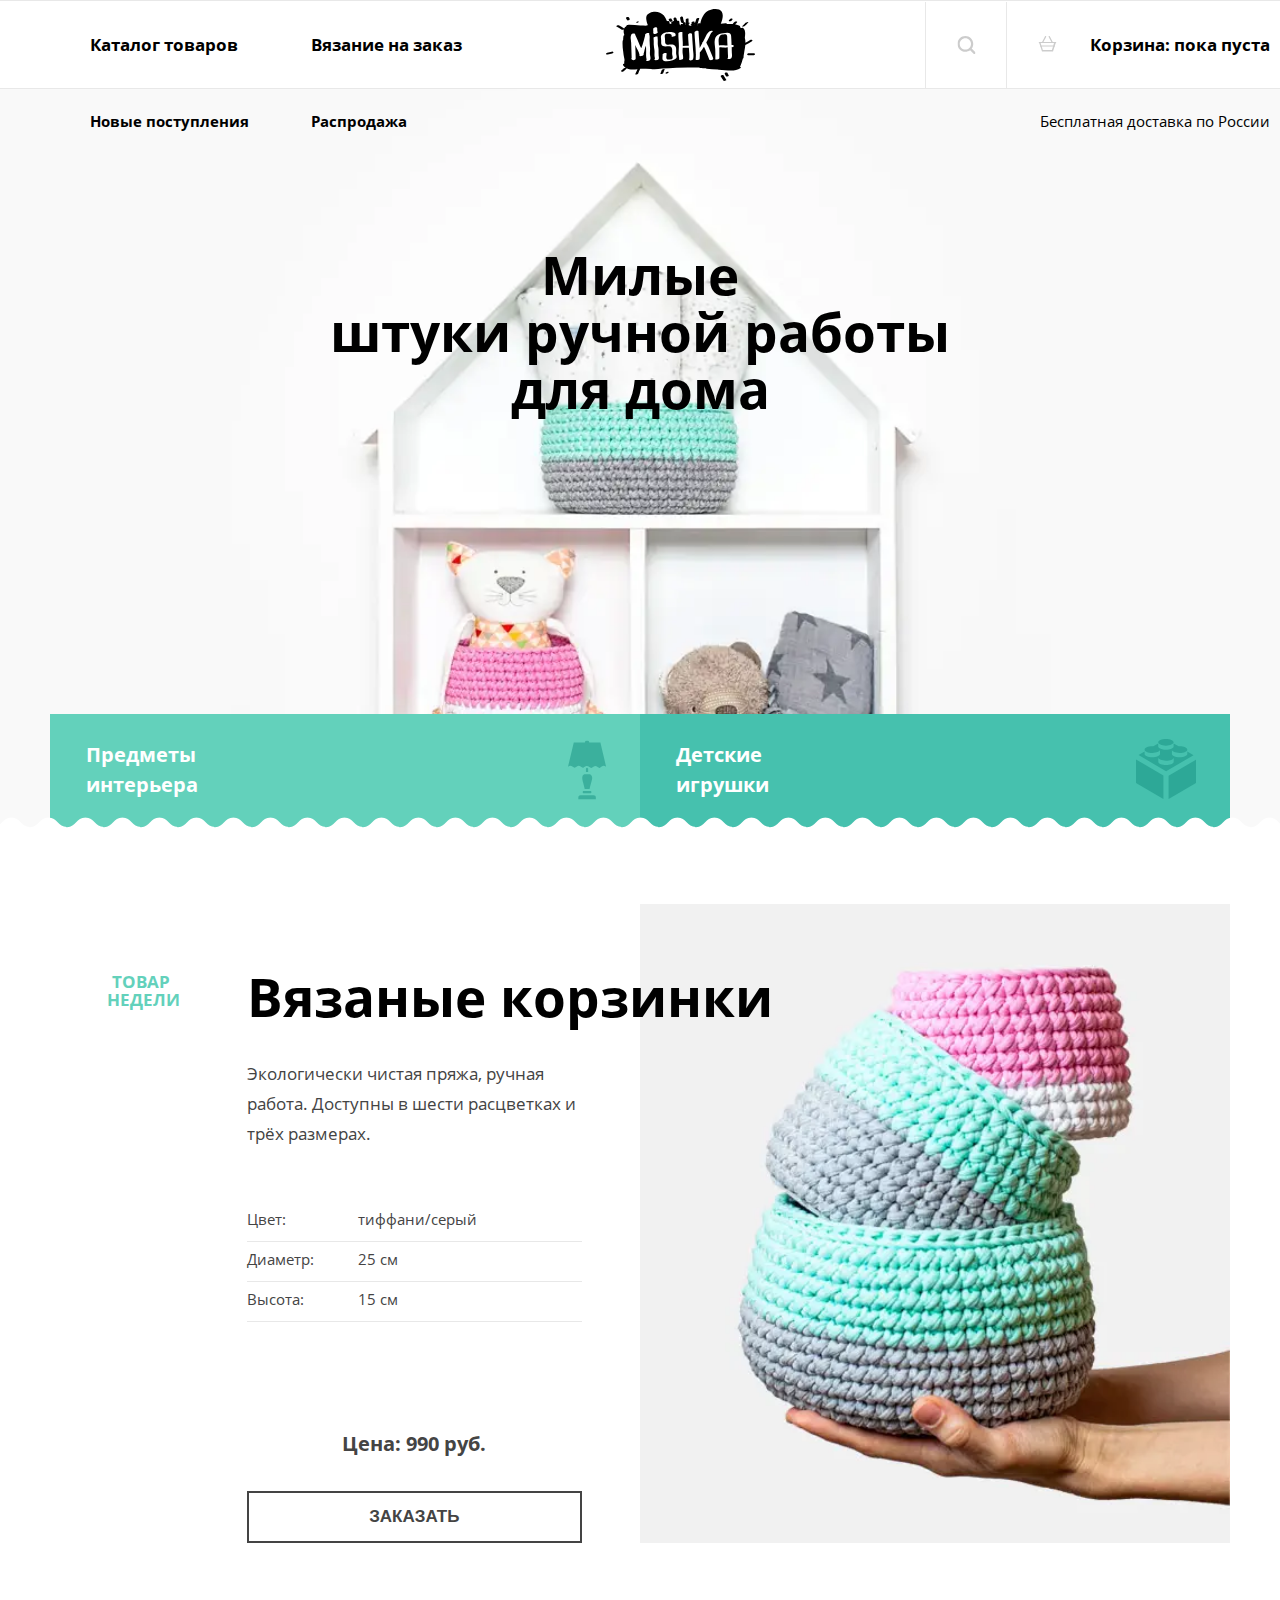
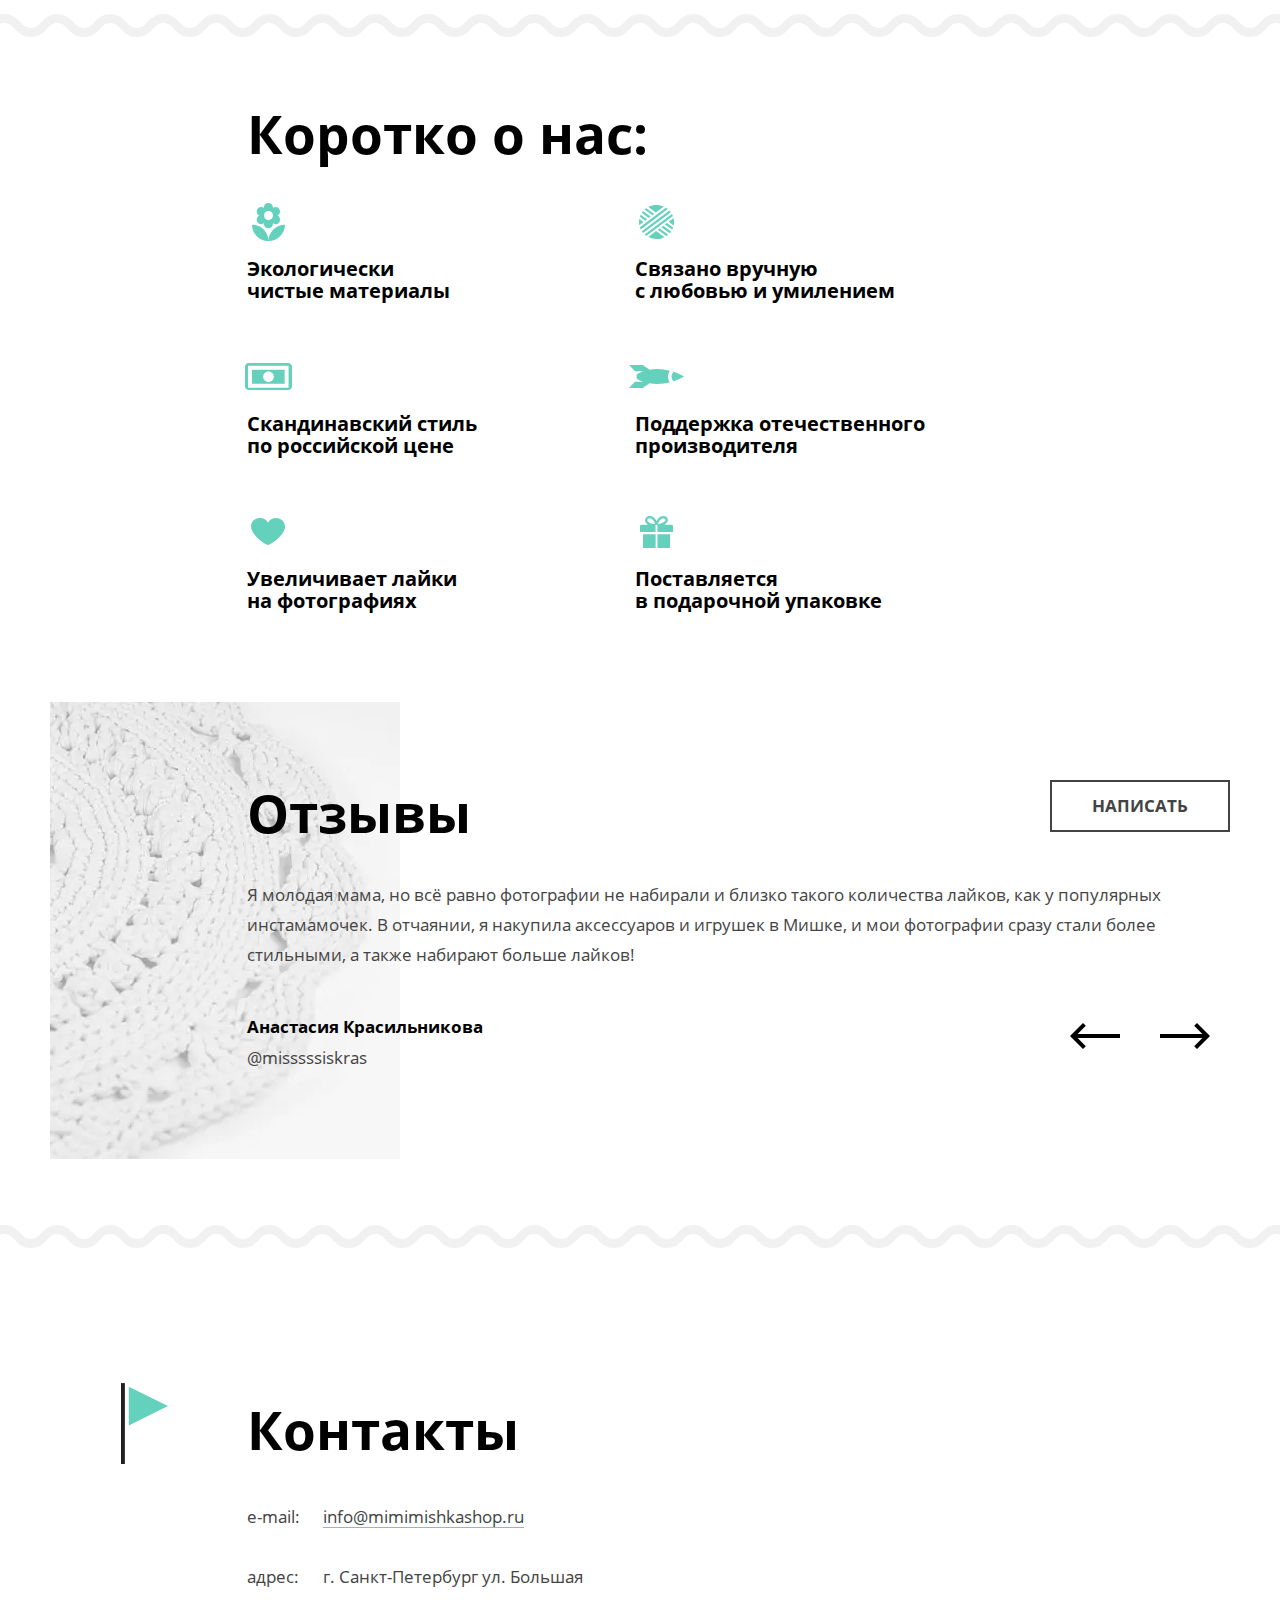
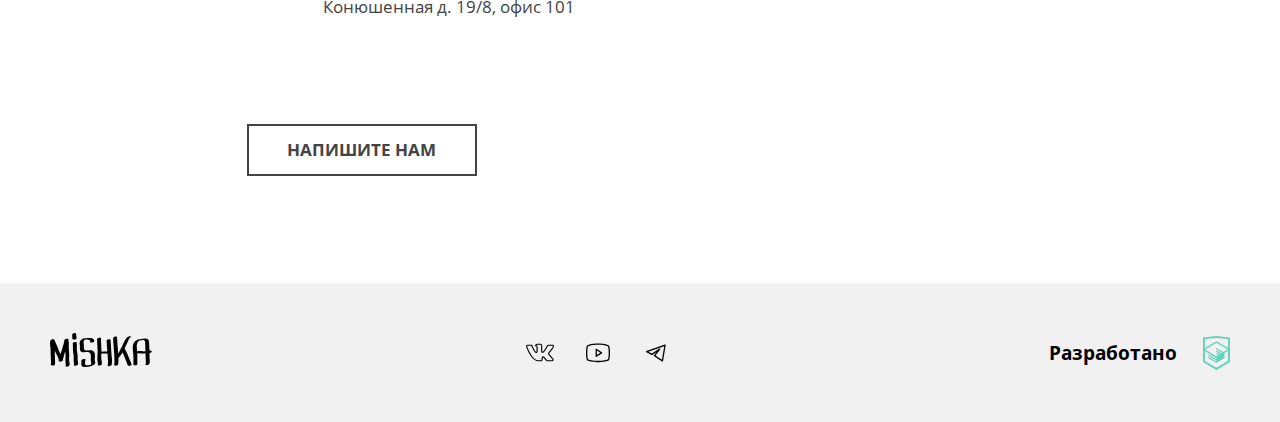
<file: index.html>
<!DOCTYPE html><html class="page" lang="ru"><head><meta charset="utf-8"><title>Mishka - интернет-магазин подарков ручной работы</title><meta name="description" content="Милые игрушки и украшения ручной работы для дома"><meta name="keywords" content="вязанные аксессуары, милые подарки, укращения ручной работы, эксклюзивные игрушки заказать с доставкой онлайн, подарки по индивидуальному заказу с доставкой"><meta name="viewport" content="width=device-width,initial-scale=1"><link rel="preload" href="css/style.min.css" as="style"><link rel="preload" href="fonts/opensans.woff2" as="font"><link rel="preload" href="fonts/opensansbold.woff2" as="font"><link rel="stylesheet" href="css/style.min.css"><link rel="icon" href="favicon.ico"><!-- 32×32 --><link rel="icon" href="img/favicons/icon.svg" type="image/svg+xml"><link rel="apple-touch-icon" href="img/favicons/apple-touch-icon.png"><!-- 180×180 --><link rel="manifest" href="manifest.webmanifest"><script>// Picture element HTML5 shiv
      document.createElement( "picture" );</script><script src="js/picturefill.min.js" async></script></head><body class="page__body"><header class="header"><nav class="navigation navigation--closed navigation--nojs"><ul class="navigation-list navigation-list--site-list"><li class="navigation-list__item navigation-list__item--big"><a class="navigation-list__link" href="catalog.html">Каталог товаров</a></li><li class="navigation-list__item navigation-list__item--big"><a class="navigation-list__link" href="form.html">Вязание на заказ</a></li><li class="navigation-list__item navigation-list__item--small navigation-list__item--unlisted-tablet"><a class="navigation-list__link" href="catalog.html">Новые поступления</a></li><li class="navigation-list__item navigation-list__item--small navigation-list__item--unlisted-tablet"><a class="navigation-list__link" href="catalog.html">Распродажа</a></li></ul><a class="navigation__logo" href="index.html"><svg class="navigation__logo-icon navigation__logo-icon--mobile" width="86" height="35" aria-label="Mishka - перейти на главную"><use xlink:href="img/sprite.svg#mishka-logo-mobile"></use></svg> <svg class="navigation__logo-icon navigation__logo-icon--tablet" width="114" height="46" aria-label="Mishka - перейти на главную"><use xlink:href="img/sprite.svg#mishka-logo-tablet"></use></svg> <svg class="navigation__logo-icon navigation__logo-icon--desktop" width="149" height="72" aria-label="Mishka - перейти на главную"><use xlink:href="img/sprite.svg#mishka-logo-desktop"></use></svg> </a><button class="navigation__toggle" type="button" aria-label="Меню"></button><ul class="navigation-list navigation-list--user-list"><li class="navigation-list__item navigation-list__item--search"><a class="navigation-list__link" href="#" aria-label="Поиск по сайту"><svg class="navigation-list__icon navigation-list__icon--search" width="21" height="18" viewBox="0 0 18 18" aria-hidden="true" focusable="false"><use xlink:href="img/sprite.svg#search"></use></svg> <span>Поиск по сайту</span></a></li><li class="navigation-list__item navigation-list__item--cart navigation-list__item--big"><a class="navigation-list__link" href="#"><svg class="navigation-list__icon navigation-list__icon--cart" width="21" height="18" viewBox="0 0 21 21" aria-hidden="true" focusable="false"><use xlink:href="img/sprite.svg#cart"></use></svg> Корзина: пока пуста</a></li></ul><ul class="navigation-list navigation-list--additional"><li class="navigation-list__item navigation-list__item--tiny navigation-list__item--unlisted-mobile"><a class="navigation-list__link" href="#">Бесплатная доставка по России</a></li></ul></nav></header><main class="main-container"><section class="hero hero--index"><div class="hero__hero-wrapper hero__hero-wrapper--index"><h1 class="hero__header hero__header--index">Милые штуки<br>&nbsp;ручной<br>&nbsp;работы для&nbsp;дома</h1></div><hr class="hero__separator"></section><section class="product-groups"><h2 class="visually-hidden">Ассортимент Mishka.</h2><ul class="product-groups__list"><li class="product-groups__list-item"><a class="product-groups__product-link" href="catalog.html" aria-label="Предметы интерьера"><h3 class="product-groups__title">Предметы&nbsp;<br>интерьера</h3><svg class="product-groups__icon" viewbox="0 0 42 62" width="40" height="62" preserveAspectRatio="xMidYMid meet" aria-hidden="true" focusable="false"><use xlink:href="img/sprite.svg#interior"></use></svg></a></li><li class="product-groups__list-item"><a class="product-groups__product-link" href="catalog.html" aria-label="Детские игрушки"><h3 class="product-groups__title">Детские&nbsp;<br>игрушки</h3><svg class="product-groups__icon" viewbox="0 0 62 62" width="62" height="62" preserveAspectRatio="xMidYMid meet" aria-hidden="true" focusable="false"><use xlink:href="img/sprite.svg#toys"></use></svg></a></li></ul></section><section class="highlight"><h2 class="visually-hidden">Специальное предложение от Mishka.</h2><article class="highlight__highlight-wrapper"><div class="highlight-header"><h3 class="highlight-header__title">Вязаные корзинки</h3><b class="highlight-header__marker">Товар&nbsp;<br>недели</b></div><div class="highlight-product-info"><p class="highlight-product-info__intro">Экологически чистая пряжа, ручная работа. Доступны в шести расцветках и трёх размерах.</p><dl class="highlight-product-info__details"><div class="highlight-product-info__details-wrapper"><dt class="highlight-product-info__name">Цвет:</dt><dd class="highlight-product-info__value">тиффани/серый</dd></div><div class="highlight-product-info__details-wrapper"><dt class="highlight-product-info__name">Диаметр:</dt><dd class="highlight-product-info__value">25&nbsp;см</dd></div><div class="highlight-product-info__details-wrapper"><dt class="highlight-product-info__name">Высота:</dt><dd class="highlight-product-info__value">15&nbsp;см</dd></div></dl><picture><source type="image/webp" media="(min-width: 1150px)" srcset="img/product-images/triple-set-desktop.webp, img/product-images/triple-set-desktop@2x.webp 2x"><source type="image/webp" media="(min-width: 768px)" srcset="img/product-images/triple-set-tablet.webp, img/product-images/triple-set-tablet@2x.webp 2x"><source type="image/webp" srcset="img/product-images/triple-set-mobile.webp, img/product-images/triple-set-mobile@2x.webp 2x"><source media="(min-width: 1150px)" srcset="img/product-images/triple-set-desktop.jpg, img/product-images/triple-set-desktop@2x.jpg 2x"><source media="(min-width: 768px)" srcset="img/product-images/triple-set-tablet.jpg, img/product-images/triple-set-tablet@2x.jpg 2x"><img class="highlight-product-info__image" src="img/product-images/triple-set-mobile.jpg" srcset="img/product-images/triple-set-mobile@2x.jpg 2x" width="260" height="315" alt="Вязаные корзинки."></picture><div class="highlight-product-info__price-wrapper"><b class="highlight-product-info__price">Цена: 990&nbsp;руб.</b> <button class="highlight-product-info__button button" type="button">Заказать</button><!--modal start - add 'modal--opened' modifier on click 'highlight-product-info__button' button--><div class="modal"><div class="modal__background"></div><form class="modal-form" action="https://echo.htmlacademy.ru/" method="post"><span class="modal-form__title">Добавить в&nbsp;корзину</span><fieldset class="modal-form__fieldset"><legend class="modal-form__legend">Выберите размер:</legend><div class="sizes"><label class="sizes__size-label"><input class="sizes__size-input visually-hidden sizes__size-input--s" type="radio" name="size" value="s" checked=""> <span class="sizes__button">s</span></label> <label class="sizes__size-label"><input class="sizes__size-input visually-hidden sizes__size-input--m" type="radio" name="size" value="m"> <span class="sizes__button">m</span></label> <label class="sizes__size-label"><input class="sizes__size-input visually-hidden sizes__size-input--l" type="radio" name="size" value="l"> <span class="sizes__button">l</span></label></div></fieldset><button class="modal-form__add-to-cart-button button" type="submit">Добавить</button></form></div><!--modal end--></div></div></article></section><hr class="main-container__separator"><section class="advantages"><div class="advantages__advantages-wrapper"><h2 class="advantages__advantages-header">Коротко о нас:</h2><ul class="advantages-list"><li class="advantages-list__list-item advantages-list__list-item--eco"><h3 class="advantages-list__header">Экологически &nbsp;<br>чистые материалы</h3></li><li class="advantages-list__list-item advantages-list__list-item--price"><h3 class="advantages-list__header">Скандинавский стиль &nbsp;<br>по российской цене</h3></li><li class="advantages-list__list-item advantages-list__list-item--likes"><h3 class="advantages-list__header">Увеличивает лайки &nbsp;<br>на фотографиях</h3></li><li class="advantages-list__list-item advantages-list__list-item--handmade"><h3 class="advantages-list__header">Связано вручную &nbsp;<br>с любовью и умилением</h3></li><li class="advantages-list__list-item advantages-list__list-item--local"><h3 class="advantages-list__header">Поддержка отечественного производителя</h3></li><li class="advantages-list__list-item advantages-list__list-item--gift"><h3 class="advantages-list__header">Поставляется &nbsp;<br>в подарочной упаковке</h3></li></ul></div></section><section class="feedback"><h2 class="feedback__feedback-title">Отзывы</h2><ul class="feedback__feedback-list"><!--add "&--current" to show current slide/review--><li class="feedback__list-item feedback__list-item--current"><blockquote class="review"><p class="review__text">Я&nbsp;молодая мама, но&nbsp;всё равно фотографии не&nbsp;набирали и&nbsp;близко такого количества лайков, как у&nbsp;популярных инстамамочек. В&nbsp;отчаянии, я&nbsp;накупила аксессуаров и&nbsp;игрушек в&nbsp;Мишке, и&nbsp;мои фотографии сразу стали более стильными, а&nbsp;также набирают больше лайков!</p><cite class="review__author"><b class="review__name">Анастасия Красильникова</b> <span class="review__social">@misssssiskras</span></cite></blockquote></li></ul><div class="feedback__buttons-wrapper"><div class="feedback__toggles"><button class="feedback__toggle feedback__toggle--previous" type="button" aria-label="Предыдущий отзыв"><svg class="feedback__arrow" width="50" height="26" viewBox="0 0 50 26" aria-hidden="true" focusable="false"><use xlink:href="img/sprite.svg#arrow"></use></svg></button> <button class="feedback__toggle feedback__toggle--next" type="button" aria-label="Следующий отзыв"><svg class="feedback__arrow" width="50" height="26" viewBox="0 0 50 26" aria-hidden="true" focusable="false"><use xlink:href="img/sprite.svg#arrow"></use></svg></button></div><a class="feedback__button button" href="#">Написать</a></div></section><hr class="main-container__separator"><section class="contacts"><h2 class="contacts__header">Контакты</h2><dl class="contacts-list"><div class="contacts-list__contact-details"><dt class="contacts-list__name">e-mail:</dt><dd class="contacts-list__value"><a class="email" href="mailto:info@mimimishkashop.ru">info@mimimishkashop.ru</a></dd></div><div class="contacts-list__contact-details"><dt class="contacts-list__name">адрес:</dt><dd class="contacts-list__value">г.&nbsp;Санкт-Петербург ул.&nbsp;Большая Конюшенная д.&nbsp;19/8, офис&nbsp;101</dd></div></dl><iframe class="contacts__map" src="https://www.google.com/maps/embed?pb=!1m18!1m12!1m3!1d1998.6036253003244!2d30.320858716250562!3d59.93871916905394!2m3!1f0!2f0!3f0!3m2!1i1024!2i768!4f13.1!3m3!1m2!1s0x4696310fca145cc1%3A0x42b32648d8238007!2sBolshaya%20Konyushennaya%20St%2C%2019%2F8%2C%20Sankt-Peterburg%2C%20191186!5e0!3m2!1sen!2sru!4v1662054411128!5m2!1sen!2sru" allowfullscreen title="Mishka на карте"></iframe><a class="contacts__contact-button button" href="#">Напишите нам</a></section></main><footer class="footer"><a class="footer__link" href="#" aria-label="Mishka - перейти на главную"><svg class="footer__logo" width="102" height="34"><use xlink:href="img/sprite.svg#logo-footer"></use></svg></a><ul class="social-list"><li class="social-list__item social-list__item--vk"><a class="social-list__link" href="#" aria-label="ВКонтакте"><svg class="social-list__icon" width="28" height="23" preserveAspectRatio="xMidYMid meet"><use xlink:href="img/sprite.svg#vk"></use></svg></a></li><li class="social-list__item social-list__item--yt"><a class="social-list__link" href="#" aria-label="Ютьюб"><svg class="social-list__icon" width="28" height="23" preserveAspectRatio="xMidYMid meet"><use xlink:href="img/sprite.svg#yt"></use></svg></a></li><li class="social-list__item social-list__item--tg"><a class="social-list__link" href="#" aria-label="Телеграм"><svg class="social-list__icon" width="28" height="23" viewBox="0 0 28 23" preserveAspectRatio="xMidYMid meet"><use xlink:href="img/sprite.svg#tg"></use></svg></a></li></ul><div class="footer__made"><p class="footer__made-text">Разработано</p><a class="footer__made-link" href="https://htmlacademy.ru/" aria-label="Сайт HTML Academy"><svg class="footer__made-logo" width="27" height="34"><use xlink:href="img/sprite.svg#htmlacademy"></use></svg></a></div></footer><script src="js/navigation-toogle.js"></script><script src="js/order-modal.js"></script></body></html>
</file>
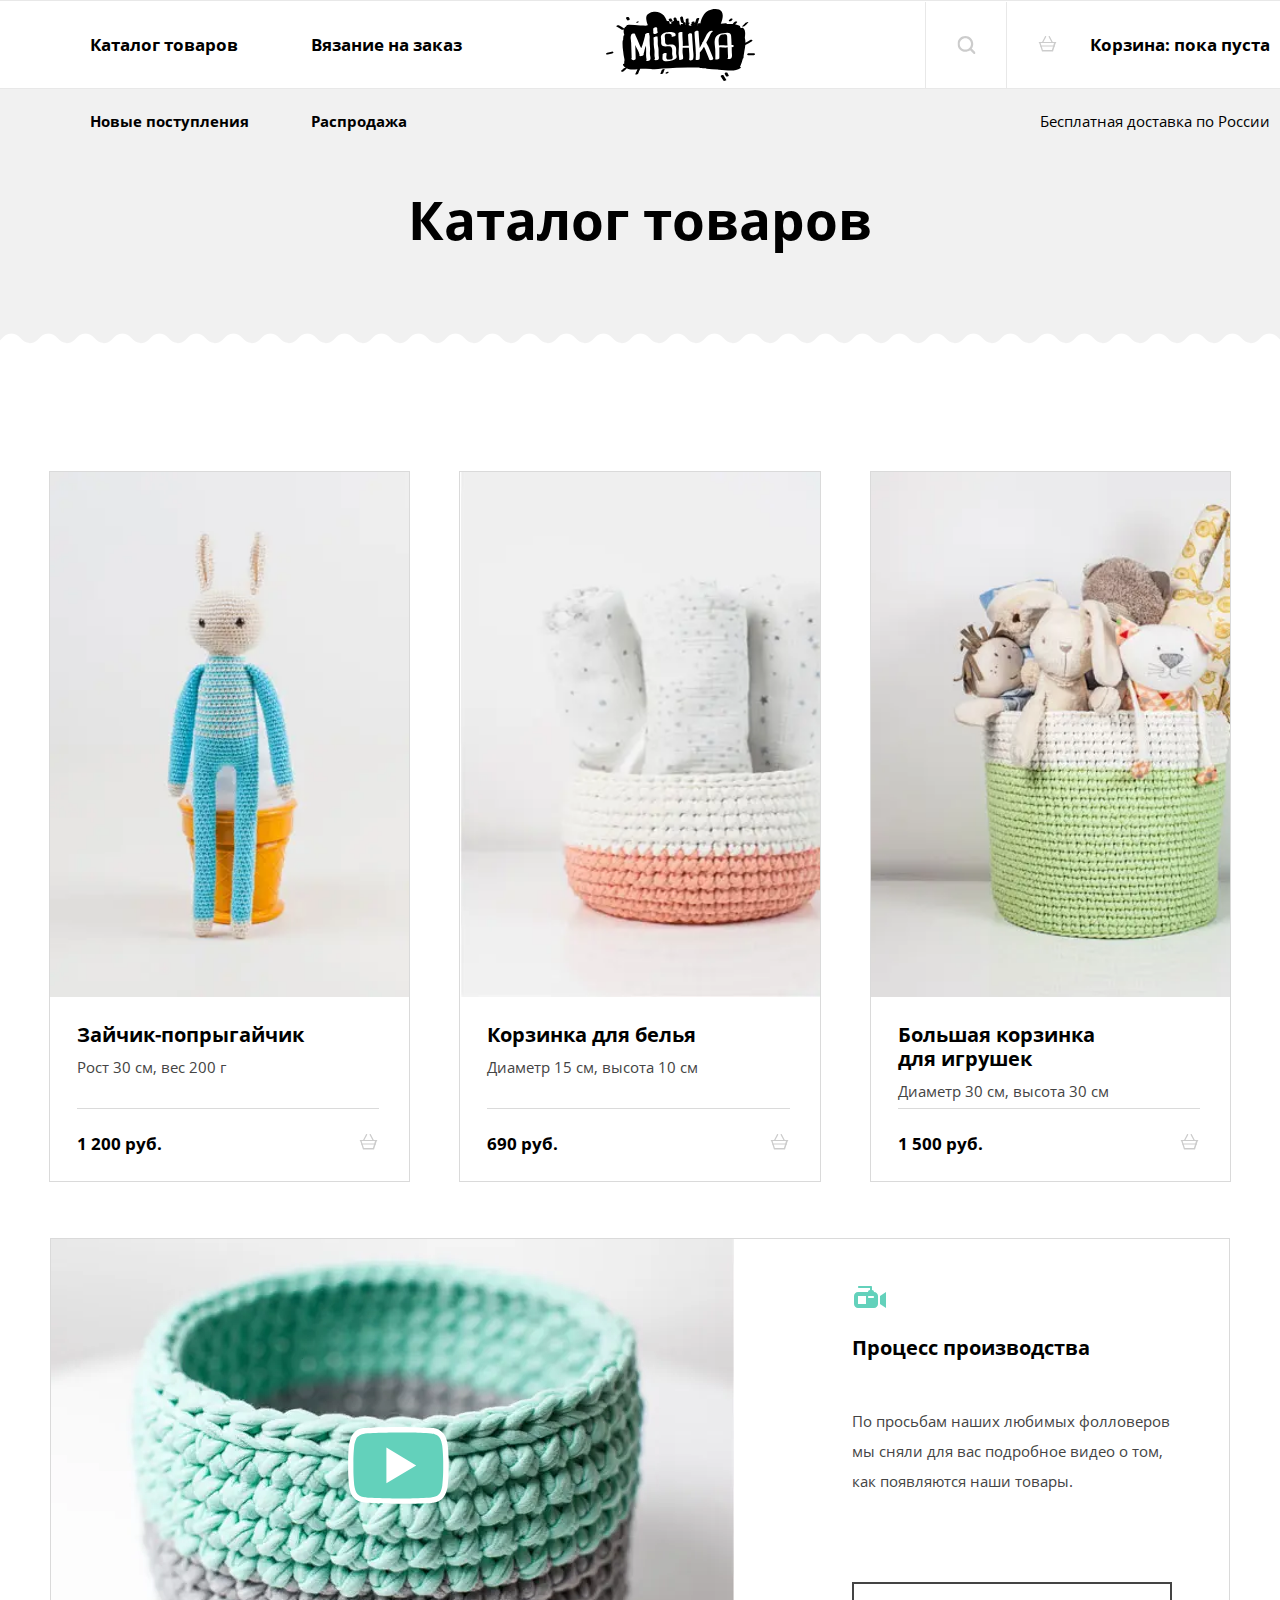
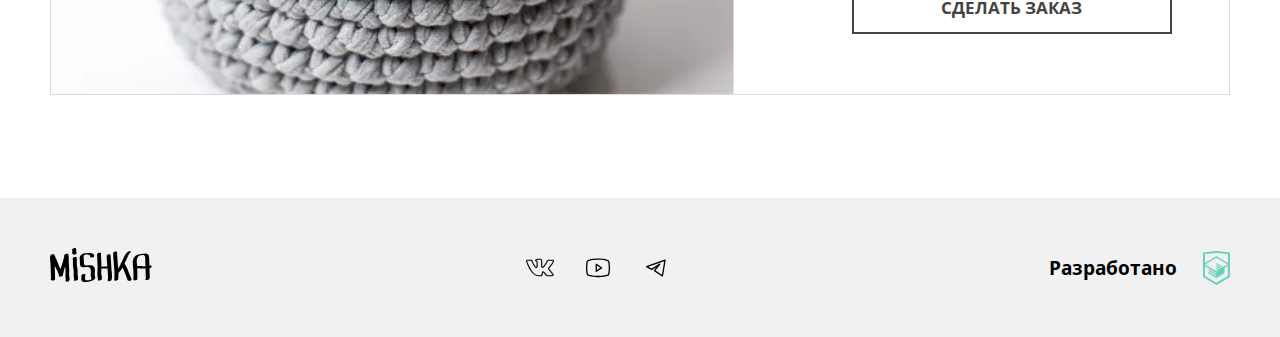
<file: catalog.html>
<!DOCTYPE html><html class="page" lang="ru"><head><meta charset="utf-8"><title>Mishka - интернет-магазин подарков ручной работы</title><meta name="description" content="Милые игрушки и украшения ручной работы для дома"><meta name="keywords" content="вязанные аксессуары, милые подарки, укращения ручной работы, эксклюзивные игрушки заказать с доставкой онлайн, подарки по индивидуальному заказу с доставкой"><meta name="viewport" content="width=device-width,initial-scale=1"><link rel="preload" href="css/style.min.css" as="style"><link rel="preload" href="fonts/opensans.woff2" as="font"><link rel="preload" href="fonts/opensansbold.woff2" as="font"><link rel="stylesheet" href="css/style.min.css"><link rel="icon" href="favicon.ico"><!-- 32×32 --><link rel="icon" href="img/favicons/icon.svg" type="image/svg+xml"><link rel="apple-touch-icon" href="img/favicons/apple-touch-icon.png"><!-- 180×180 --><link rel="manifest" href="manifest.webmanifest"><script>// Picture element HTML5 shiv
      document.createElement( "picture" );</script><script src="js/picturefill.min.js" async></script></head><body class="page__body"><header class="header"><nav class="navigation navigation--closed navigation--nojs"><ul class="navigation-list navigation-list--site-list"><li class="navigation-list__item navigation-list__item--big"><a class="navigation-list__link" href="catalog.html">Каталог товаров</a></li><li class="navigation-list__item navigation-list__item--big"><a class="navigation-list__link" href="form.html">Вязание на заказ</a></li><li class="navigation-list__item navigation-list__item--small navigation-list__item--unlisted-tablet"><a class="navigation-list__link" href="catalog.html">Новые поступления</a></li><li class="navigation-list__item navigation-list__item--small navigation-list__item--unlisted-tablet"><a class="navigation-list__link" href="catalog.html">Распродажа</a></li></ul><a class="navigation__logo" href="index.html"><svg class="navigation__logo-icon navigation__logo-icon--mobile" width="86" height="35" aria-label="Mishka - перейти на главную"><use xlink:href="img/sprite.svg#mishka-logo-mobile"></use></svg> <svg class="navigation__logo-icon navigation__logo-icon--tablet" width="114" height="46" aria-label="Mishka - перейти на главную"><use xlink:href="img/sprite.svg#mishka-logo-tablet"></use></svg> <svg class="navigation__logo-icon navigation__logo-icon--desktop" width="149" height="72" aria-label="Mishka - перейти на главную"><use xlink:href="img/sprite.svg#mishka-logo-desktop"></use></svg> </a><button class="navigation__toggle" type="button" aria-label="Меню"></button><ul class="navigation-list navigation-list--user-list"><li class="navigation-list__item navigation-list__item--search"><a class="navigation-list__link" href="#" aria-label="Поиск по сайту"><svg class="navigation-list__icon navigation-list__icon--search" width="21" height="18" viewBox="0 0 18 18" aria-hidden="true" focusable="false"><use xlink:href="img/sprite.svg#search"></use></svg> <span>Поиск по сайту</span></a></li><li class="navigation-list__item navigation-list__item--cart navigation-list__item--big"><a class="navigation-list__link" href="#"><svg class="navigation-list__icon navigation-list__icon--cart" width="21" height="18" viewBox="0 0 21 21" aria-hidden="true" focusable="false"><use xlink:href="img/sprite.svg#cart"></use></svg> Корзина: пока пуста</a></li></ul><ul class="navigation-list navigation-list--additional"><li class="navigation-list__item navigation-list__item--tiny navigation-list__item--unlisted-mobile"><a class="navigation-list__link" href="#">Бесплатная доставка по России</a></li></ul></nav></header><main class="main-container"><section class="hero"><div class="hero__hero-wrapper hero__hero-wrapper"><h1 class="hero__header hero__header">Каталог товаров</h1></div><hr class="hero__separator"></section><section class="products"><h2 class="visually-hidden">Ассортимент Mishka.</h2><ul class="products__product-list"><li class="product-card"><a class="product-card__link product-card__link--image" href="#"><picture><source type="image/webp" media="(min-width: 1150px)" srcset="img/product-images/prod-hare-desktop.webp, img/product-images/prod-hare-desktop@2x.webp 2x"><source type="image/webp" media="(min-width: 768px)" srcset="img/product-images/prod-hare-tablet.webp, img/product-images/prod-hare-tablet@2x.webp 2x"><source type="image/webp" srcset="img/product-images/prod-hare-mobile.webp, img/product-images/prod-hare-mobile@2x.webp 2x"><source media="(min-width: 1150px)" srcset="img/product-images/prod-hare-desktop.jpg, img/product-images/prod-hare-desktop@2x.jpg 2x"><source media="(min-width: 768px)" srcset="img/product-images/prod-hare-tablet.jpg, img/product-images/prod-hare-tablet@2x.jpg 2x"><img class="product-card__product-image" src="img/product-images/prod-hare-mobile.jpg" srcset="img/product-images/prod-hare-mobile@2x.jpg 2x" width="260" height="195" alt="Зайчик-попрыгайчик."></picture></a><div class="product-card__product-info"><a class="product-card__link product-card__link--info" href="#"><div class="product-card__name-description-wrapper"><h3 class="product-card__name">Зайчик-попрыгайчик</h3><p class="product-card__description">Рост 30&nbsp;см, вес 200&nbsp;г</p></div></a><div class="product-card__price-cart-wrapper"><p class="product-card__price">1&nbsp;200&nbsp;руб.</p><button class="product-card__cart" type="button" aria-label="Добавить в корзину"><svg class="product-card__cart-icon" width="21" height="18" viewBox="0 0 21 21" aria-hidden="true" focusable="false"><use xlink:href="img/sprite.svg#cart"></use></svg></button></div></div></li><li class="product-card"><a class="product-card__link product-card__link--image" href="#"><picture><source type="image/webp" media="(min-width: 1150px)" srcset="img/product-images/prod-towel-basket-desktop.webp, img/product-images/prod-towel-basket-desktop@2x.webp 2x"><source type="image/webp" media="(min-width: 768px)" srcset="img/product-images/prod-towel-basket-tablet.webp, img/product-images/prod-towel-basket-tablet@2x.webp 2x"><source type="image/webp" srcset="img/product-images/prod-towel-basket-mobile.webp, img/product-images/prod-towel-basket-mobile@2x.webp 2x"><source media="(min-width: 1150px)" srcset="img/product-images/prod-towel-basket-desktop.jpg, img/product-images/prod-towel-basket-desktop@2x.jpg 2x"><source media="(min-width: 768px)" srcset="img/product-images/prod-towel-basket-tablet.jpg, img/product-images/prod-towel-basket-tablet@2x.jpg 2x"><img class="product-card__product-image" src="img/product-images/prod-towel-basket-mobile.jpg" srcset="img/product-images/prod-towel-basket-mobile@2x.jpg 2x" width="260" height="195" alt="Корзина для белья."></picture></a><div class="product-card__product-info"><a class="product-card__link product-card__link--info" href="#"><div class="product-card__name-description-wrapper"><h3 class="product-card__name">Корзинка для&nbsp;белья</h3><p class="product-card__description">Диаметр 15&nbsp;см, высота 10&nbsp;см</p></div></a><div class="product-card__price-cart-wrapper"><p class="product-card__price">690&nbsp;руб.</p><button class="product-card__cart" type="button" aria-label="Добавить в корзину"><svg class="product-card__cart-icon" width="21" height="18" viewBox="0 0 21 21" aria-hidden="true" focusable="false"><use xlink:href="img/sprite.svg#cart"></use></svg></button></div></div></li><li class="product-card"><a class="product-card__link product-card__link--image" href="#"><picture><source type="image/webp" media="(min-width: 1150px)" srcset="img/product-images/prod-toy-basket-desktop.webp, img/product-images/prod-toy-basket-desktop@2x.webp 2x"><source type="image/webp" media="(min-width: 768px)" srcset="img/product-images/prod-toy-basket-tablet.webp, img/product-images/prod-toy-basket-tablet@2x.webp 2x"><source type="image/webp" srcset="img/product-images/prod-toy-basket-mobile.webp, img/product-images/prod-toy-basket-mobile@2x.webp 2x"><source media="(min-width: 1150px)" srcset="img/product-images/prod-toy-basket-desktop.jpg, img/product-images/prod-toy-basket-desktop@2x.jpg 2x"><source media="(min-width: 768px)" srcset="img/product-images/prod-toy-basket-tablet.jpg, img/product-images/prod-toy-basket-tablet@2x.jpg 2x"><img class="product-card__product-image" src="img/product-images/prod-toy-basket-mobile.jpg" srcset="img/product-images/prod-toy-basket-mobile@2x.jpg 2x" width="260" height="195" alt="Большая корзинка для игрушек."></picture></a><div class="product-card__product-info"><a class="product-card__link product-card__link--info" href="#"><div class="product-card__name-description-wrapper"><h3 class="product-card__name">Большая корзинка для&nbsp;игрушек</h3><p class="product-card__description">Диаметр 30&nbsp;см, высота 30&nbsp;см</p></div></a><div class="product-card__price-cart-wrapper"><p class="product-card__price">1&nbsp;500&nbsp;руб.</p><button class="product-card__cart" type="button" aria-label="Добавить в корзину"><svg class="product-card__cart-icon" width="21" height="18" viewBox="0 0 21 21" aria-hidden="true" focusable="false"><use xlink:href="img/sprite.svg#cart"></use></svg></button></div></div></li></ul><!--modal start - add 'opened' modifier on click 'cart' button--><div class="modal"><div class="modal__background"></div><form class="modal-form" action="https://echo.htmlacademy.ru/" method="post"><span class="modal-form__title">Добавить в&nbsp;корзину</span><fieldset class="modal-form__fieldset"><legend class="modal-form__legend">Выберите размер:</legend><div class="sizes"><label class="sizes__size-label"><input class="sizes__size-input visually-hidden sizes__size-input--s" type="radio" name="size" value="s" checked=""> <span class="sizes__button">s</span></label> <label class="sizes__size-label"><input class="sizes__size-input visually-hidden sizes__size-input--m" type="radio" name="size" value="m"> <span class="sizes__button">m</span></label> <label class="sizes__size-label"><input class="sizes__size-input visually-hidden sizes__size-input--l" type="radio" name="size" value="l"> <span class="sizes__button">l</span></label></div></fieldset><button class="modal-form__add-to-cart-button button" type="submit">Добавить</button></form></div><!--modal end--></section><section class="our-production"><h2 class="visually-hidden">О производстве Mishka.</h2><article class="our-production__content-block"><h3 class="our-production__video-title">Процесс производства</h3><div class="video-preview"><video class="video-preview__video"></video><picture><source type="image/webp" media="(min-width: 1150px)" srcset="img/backgrounds/video-desktop.webp, img/backgrounds/video-desktop@2x.webp 2x"><source type="image/webp" media="(min-width: 768px)" srcset="img/backgrounds/video-tablet.webp, img/backgrounds/video-tablet@2x.webp 2x"><source type="image/webp" srcset="img/backgrounds/video-mobile.webp, img/backgrounds/video-mobile@2x.webp 2x"><source media="(min-width: 1150px)" srcset="img/backgrounds/video-desktop.jpg, img/backgrounds/video-desktop@2x.jpg 2x"><source media="(min-width: 768px)" srcset="img/backgrounds/video-tablet.jpg, img/backgrounds/video-tablet@2x.jpg 2x"><img class="video-preview__poster" src="img/backgrounds/video-mobile.jpg" srcset="img/backgrounds/video-mobile@2x.jpg 2x" width="260" height="195" alt="Производство Mishka."></picture><button class="video-preview__play-button" type="button"><span class="visually-hidden">Включить видео.</span> <svg class="video-preview__play-icon" width="101" height="77"><path d="M97 18.1s-.9-7-3.8-10.1c-3.6-4-7.7-4.1-9.5-4.3-13.3-1-33.3-1-33.3-1h-.1s-20 0-33.3 1c-1.9.2-5.9.3-9.5 4.3-2.8 3.1-3.8 10.1-3.8 10.1s-.9 8.2-.9 16.4v7.7c0 8.2.9 16.4.9 16.4s.9 7 3.8 10.1c3.6 4 8.4 3.9 10.5 4.3 7.6.8 32.4 1 32.4 1s20 0 33.3-1c1.9-.2 5.9-.3 9.5-4.3C96 65.6 97 58.6 97 58.6s.9-8.2.9-16.4v-7.7c0-8.2-.9-16.4-.9-16.4Z" fill="#63D1BB"/><path d="M50.3 76.8c-1 0-25-.3-32.6-1h-.2c-.3-.1-.7-.1-1.1-.2-2.5-.3-7.2-.9-10.8-5C2.2 67 1.2 59.8 1.1 59c0-.3-1-8.5-1-16.7v-7.7c0-8.3.9-16.4.9-16.7v-.1c.1-.8 1.2-7.9 4.5-11.6 4-4.4 8.5-4.9 10.7-5.1.2 0 .4 0 .5-.1h.1c13.3-1 33.3-1 33.5-1h.1c.2 0 20.2 0 33.5 1h.1c.2 0 .3 0 .5.1 2.2.2 6.7.7 10.7 5.1 3.4 3.6 4.4 10.8 4.5 11.6 0 .3 1 8.5 1 16.8v7.7c0 8.3-.9 16.4-1 16.7v.1c-.1.8-1.2 8-4.5 11.6-4 4.4-8.5 4.9-10.7 5.1-.2 0-.4 0-.5.1h-.1c-13.3.9-33.4.9-33.6.9Zm-31.9-6.4c7.5.7 31.2 1 32 1 .7 0 20.1 0 33-1 .2 0 .4 0 .6-.1 1.8-.2 4.6-.5 7.2-3.3 1.8-2 2.9-6.9 3.1-8.6.1-.5.9-8.4.9-16.1v-7.7c0-7.8-.9-15.6-1-16.1-.3-2.4-1.4-6.8-3.1-8.5-2.6-2.9-5.4-3.1-7.2-3.3-.2 0-.4 0-.6-.1-13.1-1-32.8-1-33-1h-.1c-.2 0-20 0-33 1-.2 0-.4 0-.6.1-1.8.2-4.6.5-7.2 3.3-1.8 2-2.9 6.9-3.1 8.6-.1.6-.9 8.4-.9 16.1v7.7c0 7.7.9 15.6.9 16.1.3 2.4 1.4 6.8 3.1 8.5 2.3 2.6 5.3 3 7.5 3.3.6-.1 1 0 1.5.1Z" fill="#fff"/><path d="M38.4 20.5v35.7l29.8-17.8-29.8-17.9Z" fill="#fff"/></svg></button></div><p class="our-production__video-description">По просьбам наших любимых фолловеров мы сняли для вас подробное видео о&nbsp;том, как появляются наши товары.</p><a class="our-production__call-to-action button" href="#">Сделать заказ</a></article></section></main><footer class="footer"><a class="footer__link" href="#" aria-label="Mishka - перейти на главную"><svg class="footer__logo" width="102" height="34"><use xlink:href="img/sprite.svg#logo-footer"></use></svg></a><ul class="social-list"><li class="social-list__item social-list__item--vk"><a class="social-list__link" href="#" aria-label="ВКонтакте"><svg class="social-list__icon" width="28" height="23" preserveAspectRatio="xMidYMid meet"><use xlink:href="img/sprite.svg#vk"></use></svg></a></li><li class="social-list__item social-list__item--yt"><a class="social-list__link" href="#" aria-label="Ютьюб"><svg class="social-list__icon" width="28" height="23" preserveAspectRatio="xMidYMid meet"><use xlink:href="img/sprite.svg#yt"></use></svg></a></li><li class="social-list__item social-list__item--tg"><a class="social-list__link" href="#" aria-label="Телеграм"><svg class="social-list__icon" width="28" height="23" viewBox="0 0 28 23" preserveAspectRatio="xMidYMid meet"><use xlink:href="img/sprite.svg#tg"></use></svg></a></li></ul><div class="footer__made"><p class="footer__made-text">Разработано</p><a class="footer__made-link" href="https://htmlacademy.ru/" aria-label="Сайт HTML Academy"><svg class="footer__made-logo" width="27" height="34"><use xlink:href="img/sprite.svg#htmlacademy"></use></svg></a></div></footer><script src="js/navigation-toogle.js"></script><script src="js/order-modal.js"></script></body></html>
</file>
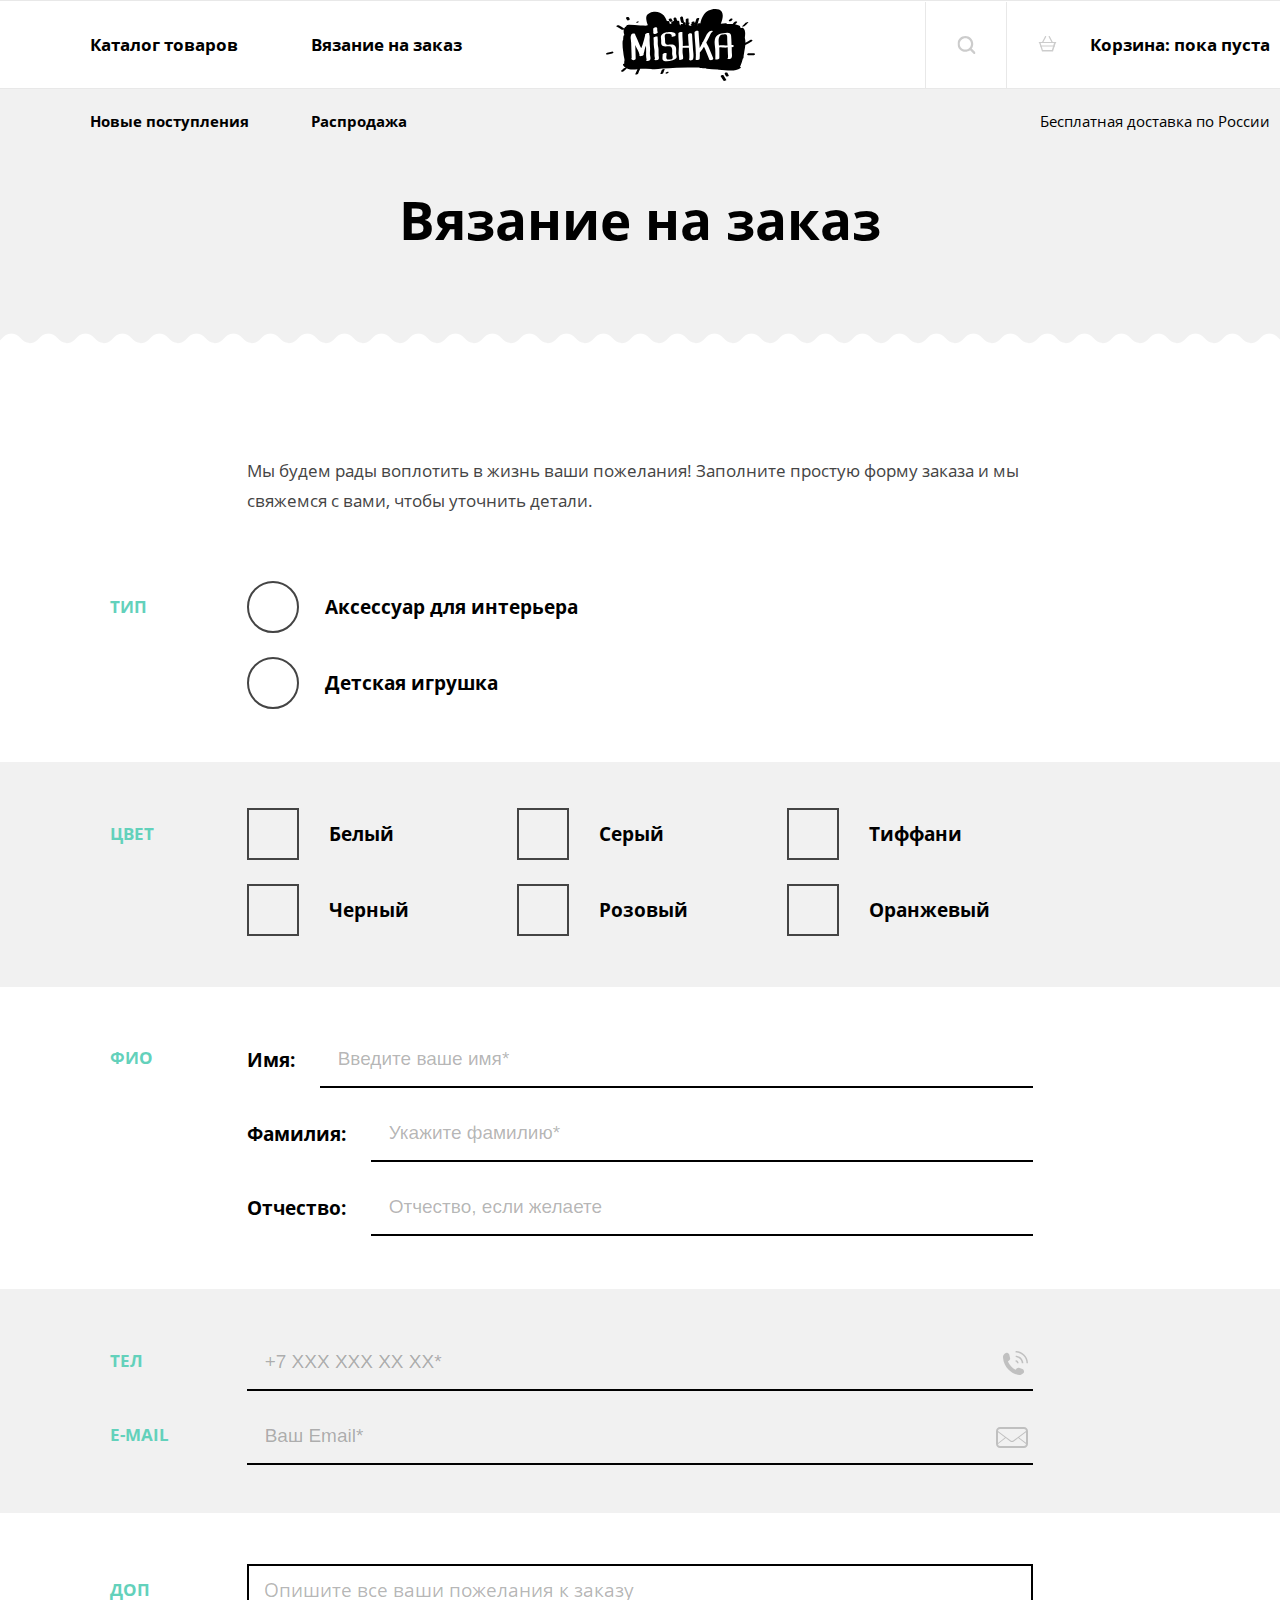
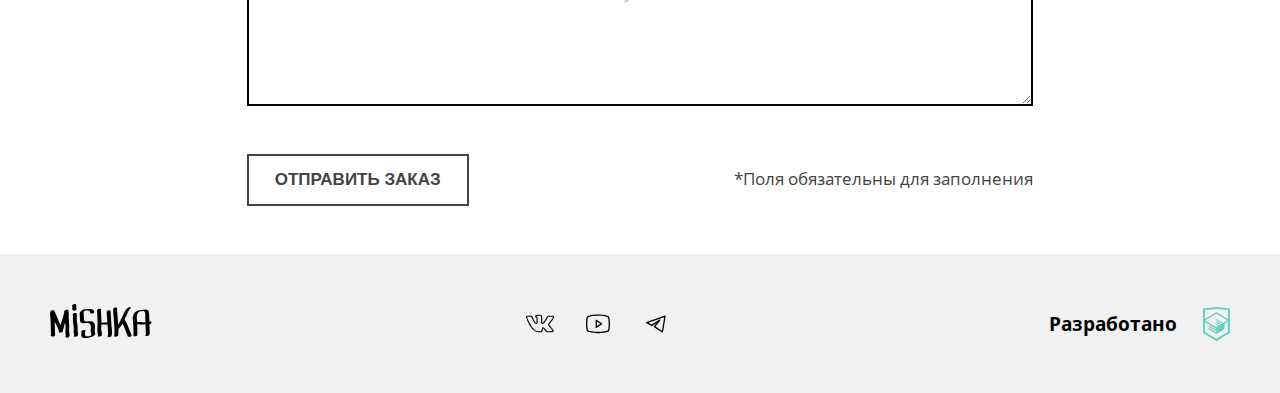
<file: form.html>
<!DOCTYPE html><html class="page" lang="ru"><head><meta charset="utf-8"><title>Mishka - интернет-магазин подарков ручной работы</title><meta name="description" content="Милые игрушки и украшения ручной работы для дома"><meta name="keywords" content="вязанные аксессуары, милые подарки, укращения ручной работы, эксклюзивные игрушки заказать с доставкой онлайн, подарки по индивидуальному заказу с доставкой"><meta name="viewport" content="width=device-width,initial-scale=1"><link rel="preload" href="css/style.min.css" as="style"><link rel="preload" href="fonts/opensans.woff2" as="font"><link rel="preload" href="fonts/opensansbold.woff2" as="font"><link rel="stylesheet" href="css/style.min.css"><link rel="icon" href="favicon.ico"><!-- 32×32 --><link rel="icon" href="img/favicons/icon.svg" type="image/svg+xml"><link rel="apple-touch-icon" href="img/favicons/apple-touch-icon.png"><!-- 180×180 --><link rel="manifest" href="manifest.webmanifest"><script>// Picture element HTML5 shiv
      document.createElement( "picture" );</script><script src="js/picturefill.min.js" async></script></head><body class="page__body"><header class="header"><nav class="navigation navigation--closed navigation--nojs"><ul class="navigation-list navigation-list--site-list"><li class="navigation-list__item navigation-list__item--big"><a class="navigation-list__link" href="catalog.html">Каталог товаров</a></li><li class="navigation-list__item navigation-list__item--big"><a class="navigation-list__link" href="form.html">Вязание на заказ</a></li><li class="navigation-list__item navigation-list__item--small navigation-list__item--unlisted-tablet"><a class="navigation-list__link" href="catalog.html">Новые поступления</a></li><li class="navigation-list__item navigation-list__item--small navigation-list__item--unlisted-tablet"><a class="navigation-list__link" href="catalog.html">Распродажа</a></li></ul><a class="navigation__logo" href="index.html"><svg class="navigation__logo-icon navigation__logo-icon--mobile" width="86" height="35" aria-label="Mishka - перейти на главную"><use xlink:href="img/sprite.svg#mishka-logo-mobile"></use></svg> <svg class="navigation__logo-icon navigation__logo-icon--tablet" width="114" height="46" aria-label="Mishka - перейти на главную"><use xlink:href="img/sprite.svg#mishka-logo-tablet"></use></svg> <svg class="navigation__logo-icon navigation__logo-icon--desktop" width="149" height="72" aria-label="Mishka - перейти на главную"><use xlink:href="img/sprite.svg#mishka-logo-desktop"></use></svg> </a><button class="navigation__toggle" type="button" aria-label="Меню"></button><ul class="navigation-list navigation-list--user-list"><li class="navigation-list__item navigation-list__item--search"><a class="navigation-list__link" href="#" aria-label="Поиск по сайту"><svg class="navigation-list__icon navigation-list__icon--search" width="21" height="18" viewBox="0 0 18 18" aria-hidden="true" focusable="false"><use xlink:href="img/sprite.svg#search"></use></svg> <span>Поиск по сайту</span></a></li><li class="navigation-list__item navigation-list__item--cart navigation-list__item--big"><a class="navigation-list__link" href="#"><svg class="navigation-list__icon navigation-list__icon--cart" width="21" height="18" viewBox="0 0 21 21" aria-hidden="true" focusable="false"><use xlink:href="img/sprite.svg#cart"></use></svg> Корзина: пока пуста</a></li></ul><ul class="navigation-list navigation-list--additional"><li class="navigation-list__item navigation-list__item--tiny navigation-list__item--unlisted-mobile"><a class="navigation-list__link" href="#">Бесплатная доставка по России</a></li></ul></nav></header><main class="main-container"><section class="hero"><div class="hero__hero-wrapper"><h1 class="hero__header">Вязание на заказ</h1></div><hr class="hero__separator"></section><section class="form"><h2 class="visually-hidden">Форма заказа.</h2><form class="form-contents" action="https://echo.htmlacademy.ru/" method="get"><span class="form-contents__description">Мы будем рады воплотить в жизнь ваши пожелания! Заполните простую форму заказа и мы свяжемся с вами, чтобы уточнить детали.</span><div class="form-contents__fieldset-wrapper form-contents__fieldset-wrapper--type"><fieldset class="fieldset"><legend class="fieldset__field-legend">Тип</legend><div class="label-wrapper label-wrapper--radio"><label class="label-wrapper__form-label label-wrapper__form-label--radio"><input class="label-wrapper__input label-wrapper__input--radio visually-hidden" type="radio" name="type" value="Аксессуар для интерьера"> <span class="label-wrapper__input-custom label-wrapper__input-custom--radio"></span> <span class="label-wrapper__input-caption">Аксессуар для интерьера</span></label> <label class="label-wrapper__form-label label-wrapper__form-label--radio"><input class="label-wrapper__input label-wrapper__input--radio visually-hidden" type="radio" name="type" value="Детская игрушка"> <span class="label-wrapper__input-custom label-wrapper__input-custom--radio"></span> <span class="label-wrapper__input-caption">Детская игрушка</span></label></div></fieldset></div><div class="form-contents__fieldset-wrapper form-contents__fieldset-wrapper--color"><fieldset class="fieldset"><legend class="fieldset__field-legend">Цвет</legend><div class="label-wrapper label-wrapper--checkbox"><label class="label-wrapper__form-label label-wrapper__form-label--checkbox"><input class="label-wrapper__input label-wrapper__input--checkbox visually-hidden" type="checkbox" name="color" value="Белый"> <span class="label-wrapper__input-custom label-wrapper__input-custom--checkbox"></span> <span class="label-wrapper__input-caption">Белый</span></label> <label class="label-wrapper__form-label label-wrapper__form-label--checkbox"><input class="label-wrapper__input label-wrapper__input--checkbox visually-hidden" type="checkbox" name="color" value="Серый"> <span class="label-wrapper__input-custom label-wrapper__input-custom--checkbox"></span> <span class="label-wrapper__input-caption">Серый</span></label> <label class="label-wrapper__form-label label-wrapper__form-label--checkbox"><input class="label-wrapper__input label-wrapper__input--checkbox visually-hidden" type="checkbox" name="color" value="Тиффани"> <span class="label-wrapper__input-custom label-wrapper__input-custom--checkbox"></span> <span class="label-wrapper__input-caption">Тиффани</span></label> <label class="label-wrapper__form-label label-wrapper__form-label--checkbox"><input class="label-wrapper__input label-wrapper__input--checkbox visually-hidden" type="checkbox" name="color" value="Черный"> <span class="label-wrapper__input-custom label-wrapper__input-custom--checkbox"></span> <span class="label-wrapper__input-caption">Черный</span></label> <label class="label-wrapper__form-label label-wrapper__form-label--checkbox"><input class="label-wrapper__input label-wrapper__input--checkbox visually-hidden" type="checkbox" name="color" value="Розовый"> <span class="label-wrapper__input-custom label-wrapper__input-custom--checkbox"></span> <span class="label-wrapper__input-caption">Розовый</span></label> <label class="label-wrapper__form-label label-wrapper__form-label--checkbox"><input class="label-wrapper__input label-wrapper__input--checkbox visually-hidden" type="checkbox" id="orange" name="orange" value="Оранжевый"> <span class="label-wrapper__input-custom label-wrapper__input-custom--checkbox"></span> <span class="label-wrapper__input-caption">Оранжевый</span></label></div></fieldset></div><div class="form-contents__fieldset-wrapper form-contents__fieldset-wrapper--name"><fieldset class="fieldset"><legend class="fieldset__field-legend">ФИО</legend><div class="label-wrapper label-wrapper--name"><label class="label-wrapper__form-label label-wrapper__form-label--name"><span class="label-wrapper__input-caption label-wrapper__input-caption--name">Имя:</span> <input class="label-wrapper__input-field label-wrapper__input-field--text" type="text" name="name" placeholder="Введите ваше имя*" required></label> <label class="label-wrapper__form-label label-wrapper__form-label--name"><span class="label-wrapper__input-caption label-wrapper__input-caption--name">Фамилия:</span> <input class="label-wrapper__input-field label-wrapper__input-field--text" type="text" name="name" placeholder="Укажите фамилию*" required></label> <label class="label-wrapper__form-label label-wrapper__form-label--name"><span class="label-wrapper__input-caption label-wrapper__input-caption--name">Отчество:</span> <input class="label-wrapper__input-field label-wrapper__input-field--text" type="text" name="name" placeholder="Отчество, если желаете"></label></div></fieldset></div><div class="form-contents__fieldset-wrapper form-contents__fieldset-wrapper--contact"><fieldset class="fieldset"><legend class="fieldset__field-legend">Тел</legend><div class="label-wrapper label-wrapper--contact"><label class="label-wrapper__form-label label-wrapper__form-label--contact" aria-label="Телефон"><input class="label-wrapper__input-field label-wrapper__input-field--text label-wrapper__input-field--phone" type="text" name="phone" placeholder="+7 ХХХ ХХХ ХХ ХХ*" required> <svg class="label-wrapper__input-icon" width="25" height="24" aria-hidden="true" focusable="false"><use xlink:href="img/sprite.svg#phone"></use></svg></label></div></fieldset><fieldset class="fieldset"><legend class="fieldset__field-legend">E-mail</legend><div class="label-wrapper label-wrapper--contact"><label class="label-wrapper__form-label label-wrapper__form-label--contact" aria-label="E-mail"><input class="label-wrapper__input-field label-wrapper__input-field--text label-wrapper__input-field--email" type="text" name="e-mail" placeholder="Ваш Email*" required> <svg class="label-wrapper__input-icon" width="32" height="21" aria-hidden="true" focusable="false"><use xlink:href="img/sprite.svg#mail"></use></svg></label></div></fieldset></div><div class="form-contents__fieldset-wrapper form-contents__fieldset-wrapper--comment"><fieldset class="fieldset"><legend class="fieldset__field-legend">Доп</legend><div class="label-wrapper label-wrapper--comment"><label class="label-wrapper__form-label label-wrapper__form-label--comment" aria-label="Комментарий к заказу"><textarea class="label-wrapper__input-textarea" name="comment" placeholder="Опишите все ваши пожелания к заказу" rows="6"></textarea></label></div></fieldset></div><div class="form-contents__button-disclaimer-wrapper"><p class="form-contents__disclaimer">*Поля обязательны для заполнения</p><button class="form-contents__button button" type="submit">Отправить заказ</button></div></form></section></main><footer class="footer"><a class="footer__link" href="#" aria-label="Mishka - перейти на главную"><svg class="footer__logo" width="102" height="34"><use xlink:href="img/sprite.svg#logo-footer"></use></svg></a><ul class="social-list"><li class="social-list__item social-list__item--vk"><a class="social-list__link" href="#" aria-label="ВКонтакте"><svg class="social-list__icon" width="28" height="23" preserveAspectRatio="xMidYMid meet"><use xlink:href="img/sprite.svg#vk"></use></svg></a></li><li class="social-list__item social-list__item--yt"><a class="social-list__link" href="#" aria-label="Ютьюб"><svg class="social-list__icon" width="28" height="23" preserveAspectRatio="xMidYMid meet"><use xlink:href="img/sprite.svg#yt"></use></svg></a></li><li class="social-list__item social-list__item--tg"><a class="social-list__link" href="#" aria-label="Телеграм"><svg class="social-list__icon" width="28" height="23" viewBox="0 0 28 23" preserveAspectRatio="xMidYMid meet"><use xlink:href="img/sprite.svg#tg"></use></svg></a></li></ul><div class="footer__made"><p class="footer__made-text">Разработано</p><a class="footer__made-link" href="https://htmlacademy.ru/" aria-label="Сайт HTML Academy"><svg class="footer__made-logo" width="27" height="34"><use xlink:href="img/sprite.svg#htmlacademy"></use></svg></a></div></footer><script src="js/navigation-toogle.js"></script></body></html>
</file>
<file: css/style.min.css>
@font-face{font-family:"Opensans";font-style:normal;font-weight:400;src:url(../fonts/opensans.woff)format("woff2");font-display:swap}@font-face{font-family:"Opensans";font-style:normal;font-weight:700;src:url(../fonts/opensansbold.woff2)format("woff2");font-display:swap}.visually-hidden{position:absolute;width:1px;height:1px;margin:-1px;border:0;padding:0;white-space:nowrap;clip:rect(0 0 0 0);overflow:hidden}.button{display:inline-block;box-sizing:border-box;width:100%;padding:15px 26px;background-color:#fff;border:2px solid #444;color:#444;text-align:center;text-transform:uppercase;text-decoration:none;cursor:pointer;font-weight:700;font-size:17px;line-height:18px}.button:focus,.button:hover{background-color:#444;border:2px solid #444;color:#fff;outline:0}.button:active{background-color:#444;border:2px solid #444;color:rgba(255,255,255,.3);outline:0}.page__body{max-width:1440px;margin:0 auto;font-family:"Opensans","Arial",sans-serif}.main-container{display:flex;flex-direction:column;flex-grow:1;justify-content:center;align-content:center;margin-left:auto;margin-right:auto;padding-left:30px;padding-right:30px}@media (min-width:768px){.main-container{display:grid;grid-template-columns:1fr 1fr 1fr 1fr;padding-left:50px;padding-right:50px}}@media (min-width:1150px){.main-container{grid-template-columns:1fr 1fr 1fr 1fr 1fr 1fr}}.main-container__separator{display:flex;height:6px;margin-left:-30px;margin-right:-30px;border:0;background-image:url(../img/backgrounds/zigzag-line.svg);background-size:contain;background-position:center;background-repeat:repeat-x}@media (min-width:768px){.main-container__separator{grid-column:1/-1;margin-left:-50px;margin-right:-50px;height:17px}}@media (min-width:1150px){.main-container__separator{height:23px}}.header{position:relative;display:flex;height:79px;width:100%;box-sizing:border-box;margin-left:auto;margin-right:auto;padding:10px 22px;border-top:1px solid rgba(198,198,198,.4);border-bottom:1px solid rgba(198,198,198,.4);justify-content:space-around}@media (min-width:768px){.header{padding:0 40px;height:89px}}.navigation{display:flex;min-width:100%;flex-direction:column;position:relative;z-index:1}@media (min-width:768px){.navigation{display:grid;min-width:100%;min-height:100%;padding-left:40px;padding-right:40px;grid-template-columns:1fr 1fr;grid-template-rows:1fr 1fr;gap:8px 0;align-items:start}}@media (min-width:1150px){.navigation{justify-content:center;gap:10px 0}}.navigation--nojs .navigation__toggle{display:none}.navigation__toggle{position:absolute;display:inline-block;box-sizing:border-box;width:44px;height:44px;padding:10px;border-style:none;background-color:transparent;top:6px;right:2px;cursor:pointer}.navigation__toggle:active{outline:0}@media (min-width:768px){.navigation__toggle{display:none}}.navigation--closed .navigation__toggle::before{content:"";position:absolute;width:20px;height:2px;background-color:#000;box-shadow:0 6px 0 0#000,0 12px 0 0#000;top:14px;left:16px}.navigation--closed .navigation__toggle::before:active{background-color:rgba(0,0,0,.2);box-shadow:0 6px 0 0#000,.2,0 12px 0 0#000,.2}.navigation--opened .navigation__toggle::after,.navigation--opened .navigation__toggle::before{content:"";position:absolute;width:26px;height:2px;background-color:#000;top:20px;left:12px}.navigation--opened .navigation__toggle::before{transform:rotate(45deg);box-shadow:none}.navigation--opened .navigation__toggle::after{transform:rotate(-45deg)}.navigation__logo{display:flex;height:35px;width:86px;padding:10px;align-self:center;fill:#000}.navigation__logo:focus,.navigation__logo:hover{fill:rgba(0,0,0,.6);outline:0}.navigation__logo:active{fill:rgba(0,0,0,.3);outline:0}@media (max-width:767.9px){.navigation__logo{position:relative}}@media (min-width:768px){.navigation__logo{grid-row:1/2;grid-column:1/-1;margin-right:auto;margin-bottom:auto;width:114px;padding-top:21px}}@media (min-width:1150px){.navigation__logo{min-width:-moz-fit-content;min-width:fit-content;margin:0 auto auto;padding:8px}}.navigation__logo-icon--desktop,.navigation__logo-icon--tablet{display:none}@media (min-width:768px){.navigation__logo-icon--desktop,.navigation__logo-icon--mobile{display:none}.navigation__logo-icon--tablet{display:flex}}@media (min-width:1150px){.navigation__logo-icon--mobile,.navigation__logo-icon--tablet{display:none}.navigation__logo-icon--desktop{display:flex}}.navigation-list{display:none;position:relative;flex-direction:column;list-style:none;margin:0;padding:0;background-color:#fff;z-index:1;width:calc(100% + 44px);left:-22px;bottom:-13px}@media (max-width:767.9px){.navigation--closed .navigation-list{display:none}.navigation--nojs .navigation-list,.navigation--opened .navigation-list{display:flex}}.navigation-list--site-list{order:1;border-top:1px solid rgba(198,198,198,.4)}.navigation-list--user-list{order:2}@media (min-width:768px){.navigation-list{position:initial;display:flex;flex-direction:row;flex-wrap:wrap;width:auto;align-items:center;background-color:transparent}.navigation-list--site-list{border:0;grid-row:2/-1;grid-column:1/2}.navigation-list--user-list{grid-row:1/2;grid-column:1/-1;margin-left:auto}.navigation-list--additional{grid-column:2/-1;grid-row:2/-1;margin-left:auto}}@media (min-width:1150px){.navigation-list{margin:0;left:auto;bottom:auto}.navigation-list--site-list{display:grid;max-width:calc(50% - 40px);grid-template-columns:1fr 1fr;grid-row:1/-1;grid-column:1/-1;justify-self:left;justify-content:left}.navigation-list--user-list{max-width:calc(50% - 40px);grid-row:1/2;grid-column:1/-1;justify-self:right;justify-content:right}.navigation-list--additional{grid-row:2/-1;grid-column:2/-1;justify-self:right;justify-content:right}}.navigation-list__wrapper{display:flex;flex-direction:column;order:2;align-items:flex-end}@media (min-width:768px){.navigation-list__wrapper{order:2;width:calc(50% + 40px)}}.navigation-list__item{display:flex;box-sizing:border-box;color:#000;border-bottom:1px solid rgba(198,198,198,.4);justify-content:flex-start;font-weight:700;font-size:17px;line-height:24px}.navigation-list__item--unlisted-mobile,.navigation-list__item--unlisted-tablet{display:none}@media (min-width:768px){.navigation-list__item{border:0}.navigation-list__item--search span{position:absolute;width:1px;height:1px;margin:-1px;border:0;padding:0;white-space:nowrap;clip:rect(0 0 0 0);overflow:hidden}.navigation-list__item--search{display:inline-flex;box-sizing:border-box;width:82px;height:auto;padding-top:24px;padding-bottom:24px;border-left:1px solid rgba(198,198,198,.4);border-right:1px solid rgba(198,198,198,.4);align-content:center;justify-content:center}.navigation-list__item--cart{padding-top:22px;padding-bottom:22px;padding-left:20px}.navigation-list__item--unlisted-mobile{display:flex}.navigation-list--site-list .navigation-list__item--big{padding-right:16px;font-weight:700;font-size:15px;line-height:30px}.navigation-list--user-list .navigation-list__item--big{font-weight:700;font-size:17px;line-height:24px}.navigation-list__item--small,.navigation-list__item--tiny{font-size:15px;line-height:24px;font-weight:700}.navigation-list__item--tiny{font-weight:400;color:#444}}@media (min-width:1150px){.navigation-list__item--unlisted-tablet{display:flex}.navigation-list__item--search{height:auto}.navigation-list__item--small{margin-top:10px}.navigation-list--site-list .navigation-list__item{padding-top:22px;padding-right:42px}.navigation-list--site-list .navigation-list__item--big,.navigation-list--user-list .navigation-list__item--big{font-weight:700;font-size:17px;line-height:24px}}.navigation-list__link{display:inline-flex;box-sizing:border-box;padding:27px 30px 27px 75px;flex-grow:1;color:#000;fill:rgba(0,0,0,.2);text-decoration:none}@media (min-width:768px){.navigation-list__link{flex-grow:0;padding:10px}}.navigation-list__link:focus,.navigation-list__link:hover{color:rgba(0,0,0,.6);fill:#63d1bb;outline:0}.navigation-list__link:active{color:rgba(0,0,0,.3);fill:rgba(99,209,187,.3);outline:0}.navigation-list__icon{align-self:center;margin-left:-46px;margin-right:25px}@media (min-width:768px){.navigation-list__icon{margin-left:0;margin-right:0}.navigation-list__icon--cart{margin-right:32px}}.hero{position:relative;display:flex;justify-content:center;background-color:#f1f1f1;margin-left:-30px;margin-right:-30px}@media (min-width:768px){.hero{margin-left:-50px;margin-right:-50px;grid-column:1/-1}}.hero__hero-wrapper{display:inline-flex;box-sizing:border-box;min-width:100%;padding:73px 23px;justify-content:center}.hero__hero-wrapper--index{min-height:282px;background-image:-webkit-image-set(url(../img/backgrounds/hero-mobile.webp)1x,url(../img/backgrounds/hero-mobile@2x.webp)2x,url(../img/backgrounds/hero-mobile.jpg)1x,url(../img/backgrounds/hero-mobile@2x.jpg)2x);background-image:image-set(url(../img/backgrounds/hero-mobile.webp)1x,url(../img/backgrounds/hero-mobile@2x.webp)2x,url(../img/backgrounds/hero-mobile.jpg)1x,url(../img/backgrounds/hero-mobile@2x.jpg)2x);background-repeat:no-repeat;background-position:center;background-size:cover}@media (min-width:768px){.hero__hero-wrapper{padding:100px 100px 75px}.hero__hero-wrapper--index{min-height:745px;width:100%;padding:155px 50px;background-image:-webkit-image-set(url(../img/backgrounds/hero-tablet.webp)1x,url(../img/backgrounds/hero-tablet.jpg)1x,url(../img/backgrounds/hero-tablet@2x.webp)2x,url(../img/backgrounds/hero-tablet2x.jpg)2x);background-image:image-set(url(../img/backgrounds/hero-tablet.webp)1x,url(../img/backgrounds/hero-tablet.jpg)1x,url(../img/backgrounds/hero-tablet@2x.webp)2x,url(../img/backgrounds/hero-tablet2x.jpg)2x)}}@media (min-width:1150px){.hero__hero-wrapper{padding:102px 255px}.hero__hero-wrapper--index{min-height:745px;padding-top:157px;background-image:-webkit-image-set(url(../img/backgrounds/hero-desktop.webp)1x,url(../img/backgrounds/hero-desktop.jpg)1x,url(../img/backgrounds/hero-desktop@2x.webp)2x,url(../img/backgrounds/hero-desktop2x.jpg)2x);background-image:image-set(url(../img/backgrounds/hero-desktop.webp)1x,url(../img/backgrounds/hero-desktop.jpg)1x,url(../img/backgrounds/hero-desktop@2x.webp)2x,url(../img/backgrounds/hero-desktop2x.jpg)2x)}}.hero__header{font-size:27px;font-weight:700;line-height:30px;margin:0;text-align:center}@media (min-width:768px){.hero__header{font-size:43px;line-height:50px}.hero__header br{display:none}}@media (min-width:1150px){.hero__header{font-size:53px;line-height:57px}}.hero__separator{display:none}@media (min-width:768px){.hero__separator{content:"";width:100%;position:absolute;display:flex;height:24px;margin:0;flex-grow:1;background-image:url(../img/backgrounds/zigzag-fill.svg);background-size:contain;background-position:center center;background-repeat:repeat-x;border:0;transform:translateY(30%);z-index:1;bottom:0}}.product-groups{position:relative;display:flex;justify-content:center;margin-left:-30px;margin-right:-30px}@media (min-width:768px){.product-groups{grid-column:1/-1;margin-left:-50px;margin-right:-50px}}.product-groups__list{display:flex;flex-direction:column;min-width:100%;margin:0;padding:0;list-style:none}@media (min-width:768px){.product-groups__list{position:absolute;flex-direction:row;flex-wrap:wrap;justify-content:center;bottom:100%}}.product-groups__list-item{display:flex;padding:0}.product-groups__list-item:nth-child(even){background-color:#46c1ae}.product-groups__list-item:nth-child(even):focus,.product-groups__list-item:nth-child(even):focus-visible,.product-groups__list-item:nth-child(even):hover{background-color:#45c7b3}.product-groups__list-item:nth-child(odd){background-color:#63d1bb}.product-groups__list-item:nth-child(odd):focus,.product-groups__list-item:nth-child(odd):focus-visible,.product-groups__list-item:nth-child(odd):hover{background-color:#69d0bc}@media (min-width:768px){.product-groups__list-item{min-width:calc(50% - 50px)}}.product-groups__product-link{display:flex;padding:18px 27px 23px 30px;flex-grow:1;align-items:center;justify-content:space-between;text-decoration:none;fill:rgba(20,144,128,.5)}.product-groups__product-link:focus,.product-groups__product-link:hover{fill:rgba(20,144,128,.7);outline:0}.product-groups__product-link:active{fill:rgba(20,144,128,.3);outline:0}@media (min-width:768px){.product-groups__product-link{padding:25px 32px 33px 36px}}.product-groups__title{margin:0;color:#fff;font-weight:700;font-size:19px;line-height:24px}@media (min-width:768px){.product-groups__title{font-weight:700;font-size:20px;line-height:30px}}.product-groups__icon{width:62px;height:62px}@media (min-width:768px){.product-groups__icon{width:auto}}.highlight{display:flex;width:100%;flex-wrap:wrap;justify-content:center;padding-top:30px;padding-bottom:30px}@media (min-width:768px){.highlight{display:flex;grid-column:1/-1;padding-top:52px;padding-bottom:42px}}@media (min-width:1150px){.highlight{padding-top:70px;padding-bottom:63px}}.highlight__highlight-wrapper{display:flex;width:100%;flex-direction:column;justify-content:center;height:100%}@media (min-width:1150px){.highlight__highlight-wrapper{display:grid;grid-template-columns:1fr 1fr 1fr 1fr 1fr 1fr}}.highlight-header{display:flex;flex-direction:column;margin:0}@media (min-width:768px){.highlight-header{flex-direction:row;justify-content:space-between;padding-bottom:37px}}@media (min-width:1150px){.highlight-header{display:grid;grid-column:1/-1;grid-template-columns:1fr 1fr 1fr 1fr 1fr 1fr;padding-top:64px;padding-bottom:34px}}.highlight-header__title{margin:0;color:#000;font-weight:700;font-size:25px;line-height:30px}@media (min-width:768px){.highlight-header__title{font-size:43px;line-height:50px}}@media (min-width:1150px){.highlight-header__title{font-size:53px;line-height:57px;grid-column:2/-1;grid-row:1/-1}}.highlight-header__marker{text-transform:uppercase;color:#63d1bb;margin-top:5px;font-weight:700;font-size:17px;line-height:18px}@media (max-width:767.9px){.highlight-header__marker br{display:none}}@media (min-width:768px){.highlight-header__marker{text-align:center;align-self:baseline;padding-right:27px}}@media (min-width:1150px){.highlight-header__marker{grid-column:1/2;grid-row:1/-1;justify-self:center;align-self:baseline;padding-right:10px}}.highlight-product-info{display:flex;flex-direction:column;padding-top:18px}@media (min-width:768px){.highlight-product-info{position:relative;box-sizing:border-box;width:50%;min-height:404px;padding-top:0;padding-right:42px}}@media (min-width:1150px){.highlight-product-info{height:100%;grid-column:2/-4;width:100%;padding-right:58px;justify-content:space-between}}.highlight-product-info__intro{margin:0;padding-bottom:5px;color:#444;font-weight:400;font-size:15px;line-height:24px}@media (min-width:768px){.highlight-product-info__intro{font-weight:400;font-size:17px;line-height:30px;padding-bottom:0}}.highlight-product-info__details{margin:18px 0;color:#444;font-weight:400;font-size:15px;line-height:24px}@media (min-width:768px){.highlight-product-info__details{padding-top:22px;padding-bottom:19px}}@media (min-width:1150px){.highlight-product-info__details{padding-top:35px;padding-bottom:71px}}.highlight-product-info__details-wrapper{display:grid;grid-template-columns:1fr 1.66fr;margin:0;padding:5px 0 10px;justify-content:space-between;border-bottom:1px solid rgba(198,198,198,.4)}@media (min-width:768px){.highlight-product-info__details-wrapper{grid-template-columns:1fr 2fr}}.highlight-product-info__name{display:flex;margin:0 auto 0 0}.highlight-product-info__value{display:flex;margin:0}.highlight-product-info__image{display:flex;width:100%;height:100%;padding:10px 0;object-fit:cover}@media (min-width:768px){.highlight-product-info__image{position:absolute;padding:0;left:100%;height:calc(100% - 15px);bottom:0}}@media (min-width:1150px){.highlight-product-info__image{position:absolute;width:150%;z-index:-1;bottom:0;height:calc(100% + 155px)}}.highlight-product-info__price-wrapper{display:flex;flex-direction:column;padding-top:10px}.highlight-product-info__price{padding:8px 0 28px;color:#444;align-self:center;font-weight:700;font-size:17px;line-height:18px}@media (min-width:768px){.highlight-product-info__price{font-weight:700;font-size:20px;line-height:30px;padding-bottom:32px}}.modal{display:none}.modal--opened,.modal__background{position:fixed;display:flex;width:100%;height:100%}.modal--opened{flex-direction:column;top:0;left:0;z-index:1}.modal__background{background-color:rgba(255,255,255,.9);z-index:2}.modal-form{position:relative;display:flex;box-sizing:border-box;flex-direction:column;width:320px;margin:auto;padding:28.5px 30px 46px;background-color:#fff;border:1px solid #c6c6c6;box-shadow:0 5px 10px rgba(0,1,1,.25);align-content:center;z-index:3}@media (min-width:768px){.modal-form{width:566px;padding:37.5px 105px 46px}}.modal-form__title{margin:0;text-align:center;text-transform:uppercase;font-weight:700;font-size:25px;line-height:30px}@media (min-width:768px){.modal-form__title{font-weight:700;font-size:30px;line-height:57px}}.modal-form__fieldset{border:0;padding:0;margin:0}.modal-form__legend{margin:auto;padding:18px 0;color:#444;text-align:center;font-weight:400;font-size:15px;line-height:30px}@media (min-width:768px){.modal-form__legend{font-weight:400;font-size:17px;line-height:24px}}.modal-form__add-to-cart-button{color:#fff;border:2px solid #63d1bb;background-color:#63d1bb;font-size:17px;line-height:16px}.sizes{display:grid;grid-template-columns:1fr 1fr 1fr;gap:7px;padding:6px 0 30px;justify-content:space-between}.sizes__size-label{display:flex}.sizes__button{display:inline-block;box-sizing:border-box;justify-content:center;align-content:center;padding:13px 33px;border:2px solid rgba(198,198,198,.3);color:#444;text-transform:uppercase;cursor:pointer;font-weight:700;font-size:17px;line-height:24px}.sizes__button:focus,.sizes__button:hover{border:2px solid #c6c6c6;outline:0}.sizes__button:active{border:2px solid #63d1bb}.sizes__size-input:checked+.sizes__button{border:2px solid #63d1bb;outline:0}@media (min-width:768px){.sizes__button{display:flex;flex-grow:1;padding:18px 34px}}.advantages{padding-top:22px;padding-bottom:25px}@media (min-width:768px){.advantages{grid-column:1/-1;padding-top:50px;padding-bottom:83px}}@media (min-width:1150px){.advantages{padding-top:60px;padding-bottom:90px;grid-column:2/-2}}.advantages__advantages-wrapper{display:flex;flex-direction:column}.advantages__advantages-header{color:#000;margin:0;font-weight:700;font-size:25px;line-height:30px}@media (min-width:768px){.advantages__advantages-header{font-size:43px;line-height:50px}}@media (min-width:1150px){.advantages__advantages-header{font-size:53px;line-height:57px}}.advantages-list{display:flex;width:100%;flex-direction:column;margin:0;padding:0;list-style:none}@media (min-width:768px){.advantages-list{display:grid;padding-top:42px;grid-template-columns:.8fr 1fr;gap:57px 70px}}.advantages-list__list-item{position:relative;padding-top:83px}.advantages-list__list-item::before{position:absolute;content:"";width:55px;height:55px;top:16px;margin-left:-6px;background-position:center center;background-repeat:no-repeat}@media (min-width:768px){.advantages-list__list-item::before{top:-10px}}.advantages-list__list-item--eco::before{background-image:url(../img/icons/icon-flower.svg)}.advantages-list__list-item--price::before{background-image:url(../img/icons/icon-money.svg)}.advantages-list__list-item--likes::before{background-image:url(../img/icons/icon-heart.svg)}.advantages-list__list-item--handmade::before{background-image:url(../img/icons/icon-knit.svg)}.advantages-list__list-item--local::before{background-image:url(../img/icons/icon-rocket.svg)}.advantages-list__list-item--gift::before{background-image:url(../img/icons/icon-gift.svg)}@media (min-width:768px){.advantages-list__list-item{padding-top:54px}.advantages-list__list-item--eco{order:1}.advantages-list__list-item--price{order:3}.advantages-list__list-item--likes{order:5}.advantages-list__list-item--handmade{order:2}.advantages-list__list-item--local{order:4}.advantages-list__list-item--gift{order:6}}.advantages-list__header{font-weight:700;font-size:17px;color:#000;margin:0;line-height:20px}@media (min-width:768px){.advantages-list__header{font-weight:700;font-size:20px;line-height:22px}}.feedback{display:flex;flex-wrap:wrap;padding-top:32px;padding-bottom:40px}@media (min-width:768px){.feedback{position:relative;min-height:457px;width:calc(100% + 50px);box-sizing:border-box;grid-column:1/-1;padding-top:82px;padding-bottom:50px;margin-left:-50px;margin-bottom:58px;background-image:-webkit-image-set(url(../img/backgrounds/review-tablet.webp)1x,url(../img/backgrounds/review-tablet@2x.webp)2x,url(../img/backgrounds/review-tablet.jpg)1x,url(../img/backgrounds/review-tablet@2x.jpg)2x);background-image:image-set(url(../img/backgrounds/review-tablet.webp)1x,url(../img/backgrounds/review-tablet@2x.webp)2x,url(../img/backgrounds/review-tablet.jpg)1x,url(../img/backgrounds/review-tablet@2x.jpg)2x);background-repeat:no-repeat;background-position:left;background-size:contain;justify-content:space-between}}@media (min-width:1150px){.feedback{display:grid;width:100%;grid-template-columns:1fr 1fr 1fr 1fr 1fr 1fr;margin-left:0;background-image:-webkit-image-set(url(../img/backgrounds/review-desktop.webp)1x,url(../img/backgrounds/review-desktop.jpg)1x,url(../img/backgrounds/review-desktop@2x.webp)2x,url(../img/backgrounds/review-desktop@2x.jpg)2x);background-image:image-set(url(../img/backgrounds/review-desktop.webp)1x,url(../img/backgrounds/review-desktop.jpg)1x,url(../img/backgrounds/review-desktop@2x.webp)2x,url(../img/backgrounds/review-desktop@2x.jpg)2x)}}.feedback__feedback-title{font-weight:700;font-size:25px;line-height:30px;margin:0;color:#000}@media (min-width:768px){.feedback__feedback-title{font-size:43px;line-height:50px;max-width:70%;padding-left:50px}}@media (min-width:1150px){.feedback__feedback-title{font-size:53px;line-height:57px;grid-column:2/-3;justify-self:left;padding-left:0}}.feedback__feedback-list{display:flex;list-style:none;padding:0;margin:0}@media (min-width:768px){.feedback__feedback-list{padding-left:50px;padding-top:20px}}@media (min-width:1150px){.feedback__feedback-list{grid-column:2/-1;justify-self:left;padding-left:0;padding-top:0}}.feedback__list-item{display:none;padding:0;margin:0}.feedback__list-item--current{display:flex}.feedback__buttons-wrapper{display:flex;flex-direction:column;width:100%}@media (min-width:768px){.feedback__buttons-wrapper{position:absolute;width:auto;max-width:30%;height:calc(100% - 118px);right:0;top:78px;padding:0;flex-direction:column-reverse;justify-content:space-between}}@media (min-width:1150px){.feedback__buttons-wrapper{grid-column:-3/-1;height:calc(100% - 165px);max-width:-moz-fit-content;max-width:fit-content}}.feedback__toggles{display:flex;justify-content:center;padding-top:15px;padding-bottom:37px}@media (min-width:768px){.feedback__toggles{padding:0}}.feedback__toggle{display:inline-block;width:50%;box-sizing:border-box;padding:13px 42px 9px 38px;background:#fff;border:1px solid rgba(198,198,198,.4);cursor:pointer;fill:#000}.feedback__toggle--next{transform:scaleX(-1)}.feedback__toggle:focus,.feedback__toggle:hover{fill:rgba(0,0,0,.6);outline:0}.feedback__toggle:active{fill:rgba(0,0,0,.3);outline:0}@media (min-width:768px){.feedback__toggle{border:0;padding:20px}}.review{display:flex;flex-direction:column;margin:0;padding:0}.review__text{margin:0;padding:14px 0;color:#444;font-weight:400;font-size:15px;line-height:30px}@media (min-width:768px){.review__text{font-weight:400;font-size:17px;line-height:30px;padding:18px 0 62px}}@media (min-width:1150px){.review__text{padding-top:0;padding-bottom:45px}}.review__author{display:flex;flex-direction:column;padding:18px 0}@media (min-width:768px){.review__author{max-width:70%;padding:0}}.review__name{color:#000;font-style:normal;font-weight:700;font-size:17px;line-height:24px}@media (min-width:768px){.review__name{font-size:18px}}@media (min-width:1150px){.review__name{font-weight:700;font-size:17px;line-height:24px}}.review__social{color:#444;font-style:normal;padding-top:7px;font-weight:400;font-size:17px;line-height:24px}.contacts-list{display:grid;gap:15px;margin:0;padding:23px 0;color:#444;font-weight:400;font-size:14px;line-height:30px}@media (min-width:768px){.contacts-list{font-weight:400;font-size:17px;display:flex;padding-top:50px;flex-direction:row;gap:0;line-height:30px}}@media (min-width:1150px){.contacts-list{flex-direction:column;grid-column:2/4;padding-top:20px;padding-right:23px}}.contacts-list__contact-details{display:grid;grid-template-columns:76px 1fr;margin:0;padding:5px 0 10px;justify-content:space-between;font-style:normal}@media (min-width:768px){.contacts-list__contact-details{width:50%;padding:0}}@media (min-width:1150px){.contacts-list__contact-details{width:100%;padding-bottom:30px}}.contacts-list__name{display:flex;margin:0}@media (min-width:768px){.contacts-list__name{display:block}}.contacts-list__value{display:flex;margin:0}@media (min-width:768px){.contacts-list__value{display:block}}.contacts{display:flex;flex-direction:column;padding-top:28px;padding-bottom:40px}@media (min-width:768px){.contacts{grid-column:1/-1;padding-top:63px;padding-bottom:57px}}@media (min-width:1150px){.contacts{display:grid;grid-template-columns:1fr 1fr 1fr 1fr 1fr 1fr;padding-bottom:107px}}.contacts__header{color:#000;margin:0;font-weight:700;font-size:25px;line-height:30px}@media (min-width:768px){.contacts__header{font-size:43px;line-height:50px;position:relative}.contacts__header::before{content:"";position:absolute;background-image:url(../img/icons/flag.svg);width:47px;height:81px;right:2px;bottom:-8px}}@media (min-width:1150px){.contacts__header{font-size:53px;line-height:57px;grid-column:2/4;padding-top:82px}.contacts__header::before{left:-32%;top:64px}}.contacts__map{display:flex;width:calc(100% + 60px);min-height:455px;padding:25px 0 45px;margin-left:-30px;border:0}@media (min-width:768px){.contacts__map{min-height:457px;width:calc(100% + 100px);margin-left:-50px;padding-bottom:54px}}@media (min-width:1150px){.contacts__map{grid-column:4/-1;grid-row:1/4;margin:0;padding:0;width:100%;height:100%}}.contacts__contact-button{margin:auto}@media (min-width:768px){.contacts__contact-button{width:auto}}@media (min-width:1150px){.contacts__contact-button{width:230px;grid-column:2/4;align-self:end;margin:0}}.email{position:relative;color:#444;box-shadow:inset 0-1px 0#63d1bb;text-decoration:none}.email:focus,.email:hover{color:#46c1ae;box-shadow:inset 0-1px 0#46c1ae;outline:0}.email:active{color:#46c1ae;box-shadow:inset 0-1px 0 rgba(70,193,174,.1);outline:0}.footer{position:relative;display:flex;flex-direction:column;padding:23px 30px;align-items:center;justify-content:center;background-color:#f1f1f1}@media (min-width:768px){.footer{flex-direction:row;align-content:center;justify-content:space-between;padding:40px}}.footer::after{position:absolute;display:flex;content:"";height:1px;background-color:rgba(68,68,68,.3);width:calc(100% - 60px);top:calc(50% + 2px)}@media (min-width:768px){.footer::after{display:none}}.footer__link{display:none}@media (min-width:768px){.footer__link{display:inline-block;box-sizing:border-box;padding:10px;fill:#000}.footer__link:focus,.footer__link:focus-visible,.footer__link:hover{fill:#149080}.footer__link:active{fill:#149080;opacity:.3}}.footer__made{display:flex;align-items:center;padding:45px 70px 0;justify-content:space-between}@media (min-width:768px){.footer__made{padding:0}}.footer__made-text{font-size:19px;font-weight:700;line-height:18px;padding-right:27px;margin:0}@media (min-width:768px){.footer__made-text{padding:16px}}.footer__made-link{display:inline-block;box-sizing:border-box;width:27px;height:34px;margin:0;fill:#63d1bb}.footer__made-link:hover{fill:#149080}.footer__made-link:active{fill:#149080;opacity:.3}@media (min-width:768px){.footer__made-link{box-sizing:content-box;padding:10px}}.social-list{position:relative;display:flex;margin:0;padding:0;list-style:none}.social-list__item{padding:0;margin-left:10px;margin-right:10px}.social-list__item:first-child{margin-left:0}.social-list__item:last-child{margin-right:0}.social-list__link{display:flex;box-sizing:border-box;padding:5px;fill:#000}.social-list__link:focus,.social-list__link:hover{fill:#149080;outline:0}.social-list__link:active{fill:#149080;opacity:.3;outline:0}.form{display:flex;flex-direction:column;justify-content:center;grid-column:1/-1;padding-top:17px;padding-bottom:55px}@media (min-width:768px){.form{padding-top:65px;padding-bottom:35px}}@media (min-width:1150px){.form{padding-top:106px}}.form-contents{display:flex;flex-direction:column}@media (min-width:1150px){.form-contents{display:grid;grid-template-columns:1fr 1fr 1fr 1fr 1fr 1fr}}.form-contents__description{display:flex;padding-bottom:29px;font-size:13px;line-height:24px;color:#444}@media (min-width:768px){.form-contents__description{font-weight:400;font-size:17px;line-height:30px}}@media (min-width:1150px){.form-contents__description{grid-column:2/-2;padding-bottom:31px}}.form-contents__fieldset-wrapper{display:flex;flex-direction:column}.form-contents__fieldset-wrapper+.form-contents__fieldset-wrapper{margin-top:32px}.form-contents__fieldset-wrapper+.form-contents__fieldset-wrapper--name{margin-top:33px}.form-contents__fieldset-wrapper+.form-contents__fieldset-wrapper--contact{display:grid;gap:15px;padding-bottom:15px}.form-contents__fieldset-wrapper+.form-contents__fieldset-wrapper--comment{margin-top:23px}@media (min-width:768px){.form-contents__fieldset-wrapper{position:relative;padding-top:16px;padding-bottom:33px}.form-contents__fieldset-wrapper+.form-contents__fieldset-wrapper--contact{gap:0;padding-bottom:30px}.form-contents__fieldset-wrapper+.form-contents__fieldset-wrapper--comment{margin-top:35px}.form-contents__fieldset-wrapper:nth-of-type(even)::before{position:absolute;height:calc(100% + 30px);width:calc(120% + 100px);margin-left:-50px;display:flex;background-color:#f1f1f1;z-index:-1;content:"";top:-12px}}@media (min-width:1150px){.form-contents__fieldset-wrapper{grid-column:1/-2}.form-contents__fieldset-wrapper+.form-contents__fieldset-wrapper--name{margin-top:29px}}.form-contents__button-disclaimer-wrapper{display:flex;flex-direction:column;padding-top:15px}@media (min-width:768px){.form-contents__button-disclaimer-wrapper{padding-top:17px;flex-direction:row-reverse;justify-content:space-between;align-items:baseline}}@media (min-width:1150px){.form-contents__button-disclaimer-wrapper{padding-top:15px;grid-column:2/-2;align-items:baseline}}.form-contents__disclaimer{margin:0;font-size:14px;line-height:16px;color:#444;padding-bottom:28px}@media (min-width:768px){.form-contents__disclaimer{margin-left:auto;font-weight:400;font-size:17px;line-height:24px}.form-contents__button{margin-right:auto;max-width:-moz-fit-content;max-width:fit-content}}.fieldset{display:flex;padding:0;margin:0;flex-direction:column;border:0;border-top:1px solid #63d1bb}.fieldset+.fieldset{margin-top:20px}@media (min-width:768px){.fieldset{display:grid;grid-template-columns:1fr 1fr 1fr 1fr;margin:0;border:0;justify-content:center}.fieldset+.fieldset{margin-top:0}}@media (min-width:1150px){.fieldset{grid-template-columns:1fr 1fr 1fr 1fr 1fr}}.fieldset__field-legend{padding-right:20px;text-transform:uppercase;padding-left:0;color:#63d1bb;font-weight:700;font-size:17px;line-height:18px}@media (min-width:768px){.fieldset__field-legend{position:relative;top:35px}}@media (min-width:1150px){.fieldset__field-legend{margin-left:60px}}.label-wrapper{display:grid;gap:13px}.label-wrapper--radio{padding-top:33px}.label-wrapper--checkbox{padding-top:24px;gap:23px}.label-wrapper--name{padding-top:29px;gap:21px}.label-wrapper--comment{padding-top:18px}@media (min-width:768px){.label-wrapper{grid-column:2/-1;gap:24px;padding:0}.label-wrapper--checkbox{grid-template-columns:1fr 1fr}.label-wrapper--name{gap:18px}}@media (min-width:1150px){.label-wrapper--checkbox{grid-template-columns:1fr 1fr 1fr}}.label-wrapper__form-label{display:grid;padding-left:0;grid-template-columns:42px 1fr;gap:16px;align-items:center;fill:rgba(0,0,0,.2);cursor:pointer}.label-wrapper__form-label--comment,.label-wrapper__form-label--contact,.label-wrapper__form-label--name{grid-template-columns:1fr;cursor:auto}.label-wrapper__form-label--name{gap:0}.label-wrapper__form-label--contact{position:relative;fill:rgba(0,0,0,.2)}.label-wrapper__form-label:focus-within,.label-wrapper__form-label:hover{fill:#63d1bb}@media (min-width:768px){.label-wrapper__form-label{grid-template-columns:52px 1fr}.label-wrapper__form-label--radio{gap:26px}.label-wrapper__form-label--checkbox{gap:30px}.label-wrapper__form-label--comment,.label-wrapper__form-label--contact,.label-wrapper__form-label--name{display:flex}}.label-wrapper__input-icon{position:absolute;right:10px}@media (min-width:768px){.label-wrapper__input-icon{right:23px}}@media (min-width:1150px){.label-wrapper__input-icon{right:5px}}.label-wrapper__input-caption{font-weight:700;font-size:17px;line-height:18px}@media (min-width:768px){.label-wrapper__input-caption{font-weight:700;font-size:19px;line-height:18px}}.label-wrapper__input-custom{position:relative;display:inline-block;box-sizing:border-box;width:38px;height:38px;border:2px solid #444}.label-wrapper__input-custom:active,.label-wrapper__input-custom:focus,.label-wrapper__input-custom:hover{border-color:#63d1bb;outline:0}.label-wrapper__input-custom--radio{border-radius:50%}.label-wrapper__input--radio:checked+.label-wrapper__input-custom--radio::after{position:absolute;top:26%;left:27%;width:16px;height:16px;border-radius:50%;background-color:#63d1bb;content:""}.label-wrapper__input--checkbox:checked+.label-wrapper__input-custom--checkbox::after,.label-wrapper__input--checkbox:checked+.label-wrapper__input-custom--checkbox::before{position:absolute;display:block;top:50%;left:25%;width:23px;height:2px;background-color:#000;transform:rotate(135deg);content:""}.label-wrapper__input--checkbox:checked+.label-wrapper__input-custom--checkbox::after{left:-19%;background:linear-gradient(to left,transparent 50%,#000 50%);transform:rotate(-135deg)}.label-wrapper__input:active+.label-wrapper__input-custom--checkbox,.label-wrapper__input:active+.label-wrapper__input-custom--radio{border-color:rgba(68,68,68,.3)}@media (min-width:768px){.label-wrapper__input-custom{width:52px;height:52px}.label-wrapper__input--radio:checked+.label-wrapper__input-custom--radio::after{width:21px;height:21px;top:28%;left:28%}.label-wrapper__input--checkbox:checked+.label-wrapper__input-custom--checkbox::after,.label-wrapper__input--checkbox:checked+.label-wrapper__input-custom--checkbox::before{width:30px}.label-wrapper__input--checkbox:checked+.label-wrapper__input-custom--checkbox::after{left:-17%}}.label-wrapper__input-field{display:inline-block;box-sizing:border-box;padding:14px 0;border:0;border-bottom:2px solid #000;font-size:19px;line-height:18px;color:#000;background-color:transparent}.label-wrapper__input-field:focus,.label-wrapper__input-field:hover{border-bottom:2px solid #63d1bb;outline:0}.label-wrapper__input-field:active{border-bottom:2px solid #000;outline:0}.label-wrapper__input-field--text::placeholder{color:rgba(0,0,0,.3);font-weight:400;font-size:17px;line-height:24px}@media (min-width:768px){.label-wrapper__input-field--text{display:flex;flex-grow:1;margin-left:25px;padding:16px 18px}.label-wrapper__input-field--text::placeholder{font-size:19px;line-height:18px}.label-wrapper__input-field--email,.label-wrapper__input-field--phone{margin:0}}.label-wrapper__input-textarea{padding:15px;font-family:"Opensans","Arial",sans-serif;font-size:19px;line-height:18px;border:2px solid #000;background-color:transparent}.label-wrapper__input-textarea:active,.label-wrapper__input-textarea:focus,.label-wrapper__input-textarea:hover{border:2px solid #63d1bb;outline:0}.label-wrapper__input-textarea::placeholder{color:rgba(0,0,0,.3);font-family:"Opensans","Arial",sans-serif;font-weight:400;font-size:17px;line-height:24px}@media (min-width:768px){.label-wrapper__input-textarea{width:100%}.label-wrapper__input-textarea::placeholder{font-size:19px;line-height:18px}}.products{display:flex;padding-top:15px;padding-bottom:20px}@media (min-width:768px){.products{grid-column:1/-1;padding-top:63px;padding-bottom:23px}}@media (min-width:1150px){.products{padding-top:105px}}.products__product-list{display:grid;min-width:100%;padding:0;gap:30px;list-style:none;justify-items:center}@media (min-width:768px){.products__product-list{gap:54px}}@media (min-width:1150px){.products__product-list{grid-template-columns:1fr 1fr 1fr;gap:51px}}.product-card{display:flex;min-width:100%;padding:0;border:1px solid rgba(68,68,68,.2);flex-direction:column}@media (min-width:768px){.product-card{flex-direction:row;justify-content:flex-start}}@media (min-width:1150px){.product-card{min-height:659px;flex-direction:column}}.product-card__link--info{display:flex;flex-grow:1;text-decoration:none;color:#000}@media (min-width:768px){.product-card__link--image{width:50%}}@media (min-width:1150px){.product-card__link--image{width:100%}}.product-card__product-image{display:flex;object-fit:cover;width:100%;height:100%}.product-card__product-info{display:flex;box-sizing:border-box;flex-direction:column;justify-content:space-between}@media (min-width:768px){.product-card__product-info{width:50%}}@media (min-width:1150px){.product-card__product-info{width:100%;flex-grow:1;justify-content:space-between}}.product-card__name-description-wrapper{padding:27px 27px 42px}@media (min-width:768px){.product-card__name-description-wrapper{width:100%;padding:27px 33px 22px}}@media (min-width:1150px){.product-card__name-description-wrapper{padding:26px 27px}}.product-card__name{margin:0;font-weight:700;font-size:17px;line-height:24px}@media (min-width:768px){.product-card__name{font-weight:700;font-size:20px;line-height:24px}}.product-card__description{margin:0;padding-top:5px;font-weight:400;font-size:13px;line-height:30px;color:#444}@media (min-width:768px){.product-card__description{font-weight:400;font-size:15px;line-height:30px}}.product-card__price-cart-wrapper{position:relative;display:flex;padding:0 27px 24px;justify-content:space-between;align-items:center}.product-card__price-cart-wrapper::after{position:absolute;display:flex;height:1px;width:calc(100% - 57px);top:-24px;background-color:rgba(68,68,68,.2);content:""}@media (min-width:768px){.product-card__price-cart-wrapper{padding:0 33px 25px}}@media (min-width:1150px){.product-card__price-cart-wrapper{padding:0 30px 25px 27px}}.product-card__price{font-size:15px;line-height:24px;font-weight:700;margin:auto 0}@media (min-width:768px){.product-card__price{font-weight:700;font-size:17px;line-height:24px}}.product-card__cart{display:inline-block;box-sizing:border-box;margin:-10px;padding:10px;background-color:transparent;border:0;fill:rgba(0,0,0,.2);cursor:pointer}.product-card__cart:focus,.product-card__cart:hover{fill:#63d1bb;outline:0}.product-card__cart:active{fill:rgba(99,209,187,.3);outline:0}.our-production{display:flex;flex-direction:column;align-content:center;justify-content:center;padding-bottom:58px}@media (min-width:768px){.our-production{grid-column:1/-1;padding-top:12px;padding-bottom:67px}}@media (min-width:1150px){.our-production{padding-top:17px;padding-bottom:103px}}.our-production__content-block{display:flex;flex-direction:column;border:1px solid rgba(68,68,68,.2);padding:20px 30px 34px;align-content:center;justify-content:center}@media (min-width:768px){.our-production__content-block{padding:42px}}@media (min-width:1150px){.our-production__content-block{display:grid;padding:47px 57px 60px;grid-template-columns:1fr 1fr 1fr 1fr}}.our-production__video-title{position:relative;padding-left:61px;padding-bottom:25px;margin:0;color:#000;font-weight:700;font-size:17px;line-height:24px}.our-production__video-title::before{position:absolute;display:inline-block;width:32px;height:22px;background-image:url(../img/icons/video.svg);top:16px;left:3px;content:""}@media (min-width:768px){.our-production__video-title{order:2;padding:34px 65px 0;font-weight:700;font-size:20px;line-height:30px}.our-production__video-title::before{top:35px;left:-1px}}@media (min-width:1150px){.our-production__video-title{grid-row:1/2;grid-column:3/-1;padding:50px 0 0;line-height:24px}.our-production__video-title::before{left:2px;top:0}}.our-production__video-description{font-size:13px;line-height:24px;padding-top:21px;padding-bottom:30px;color:#444}@media (min-width:768px){.our-production__video-description{order:3;padding-top:7px;padding-bottom:25px;font-weight:400;font-size:15px;line-height:30px}}@media (min-width:1150px){.our-production__video-description{grid-row:2/3;grid-column:3/-1}}@media (min-width:768px){.our-production__call-to-action{order:4}}@media (min-width:1150px){.our-production__call-to-action{display:inline-block;grid-row:3/3;grid-column:3/-1;justify-self:right;align-self:flex-end;height:-moz-fit-content;height:fit-content}}.video-preview{position:relative;display:flex;margin-left:-30px;margin-right:-30px}@media (min-width:768px){.video-preview{order:1;min-width:668px;min-height:455px;margin-left:-42px;margin-right:-42px;margin-top:-42px}}@media (min-width:1150px){.video-preview{min-width:682.65px;min-height:455px;margin-left:-57px;margin-top:-47px;margin-bottom:-60px;grid-row:1/4}}.video-preview__video{width:100%;height:100%}.video-preview__poster{position:absolute;width:100%;height:100%;top:0;left:0;object-fit:cover}.video-preview__play-button{position:absolute;border:0;background-color:transparent;top:0;bottom:0;left:calc(50% - 50px);transition:transform .5s;cursor:pointer}.video-preview__play-button:focus,.video-preview__play-button:hover{transform:scale(1.2);transition:transform .5s;outline:0}.video-preview__play-button:active,.video-preview__play-button:focus-visible{transform:scale(1);transition:transform .5s;opacity:.3;outline:0}
/*# sourceMappingURL=style.min.css.map */
</file>
